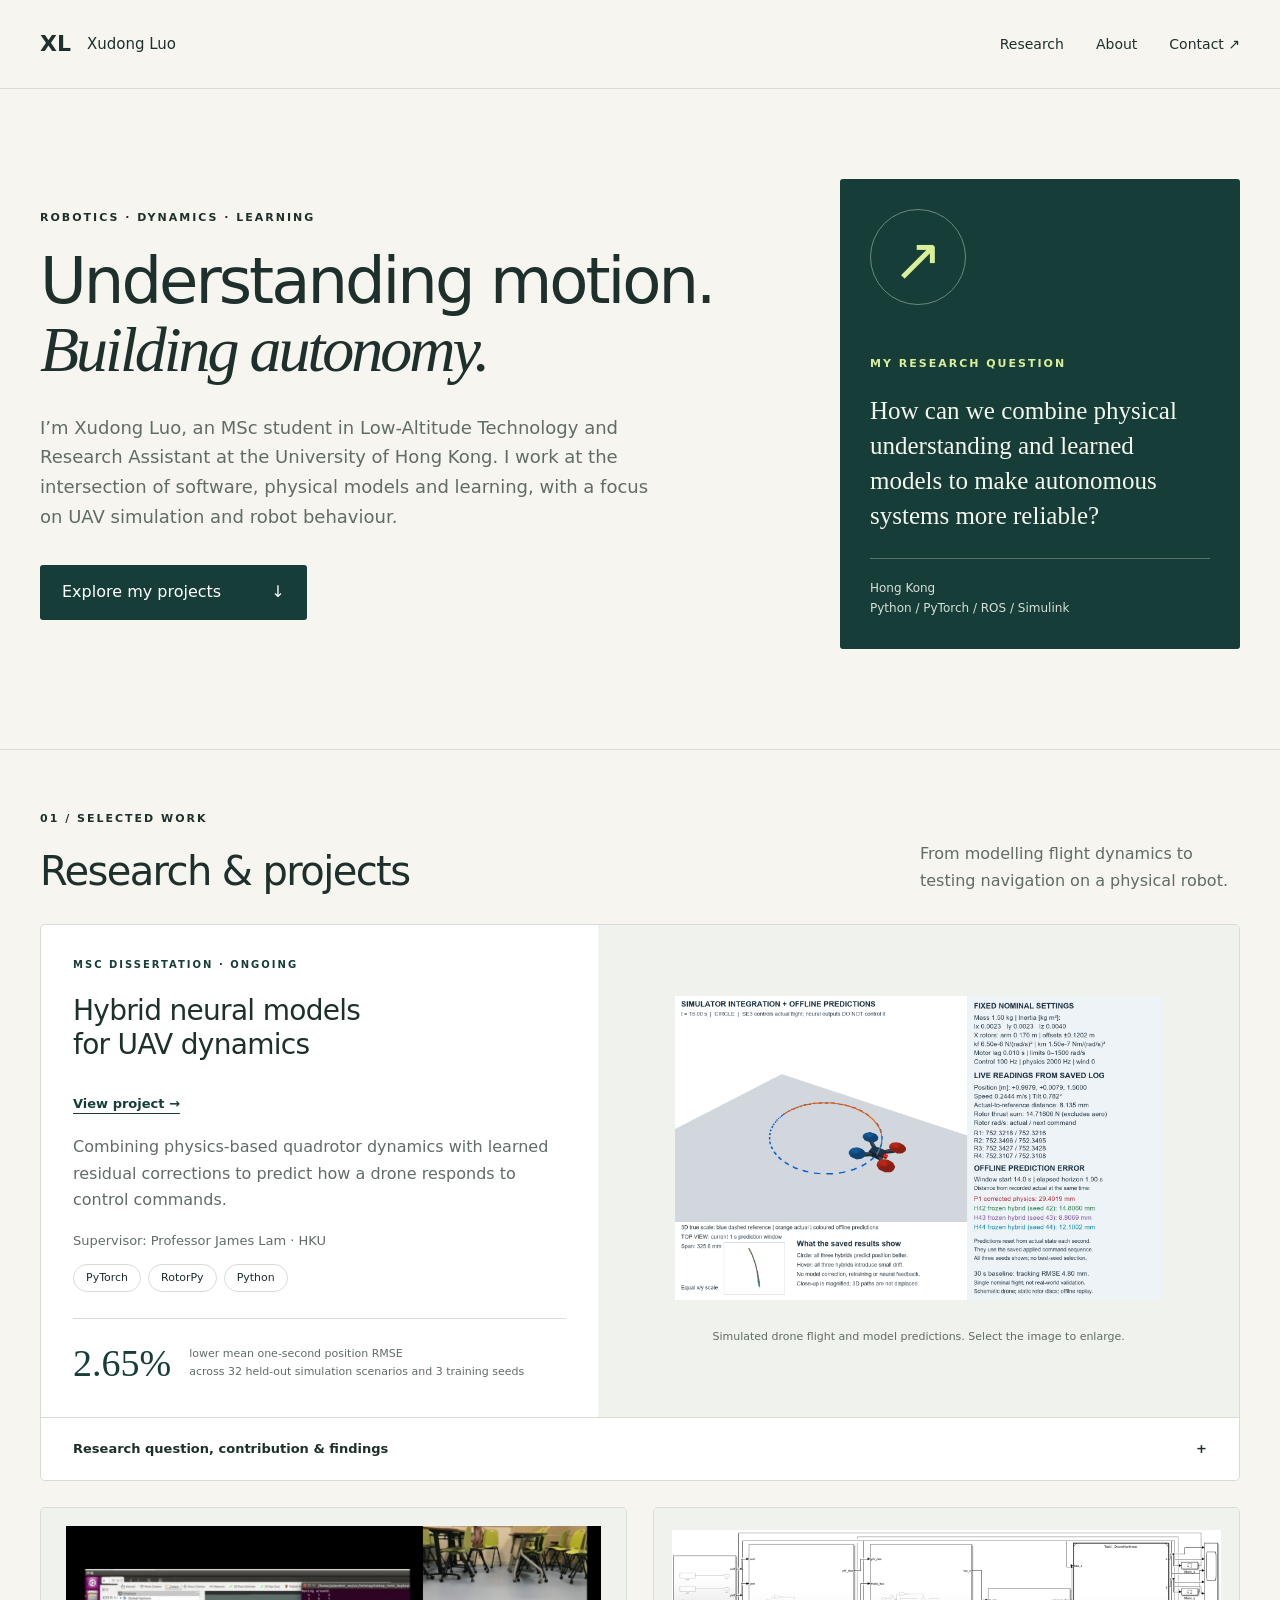
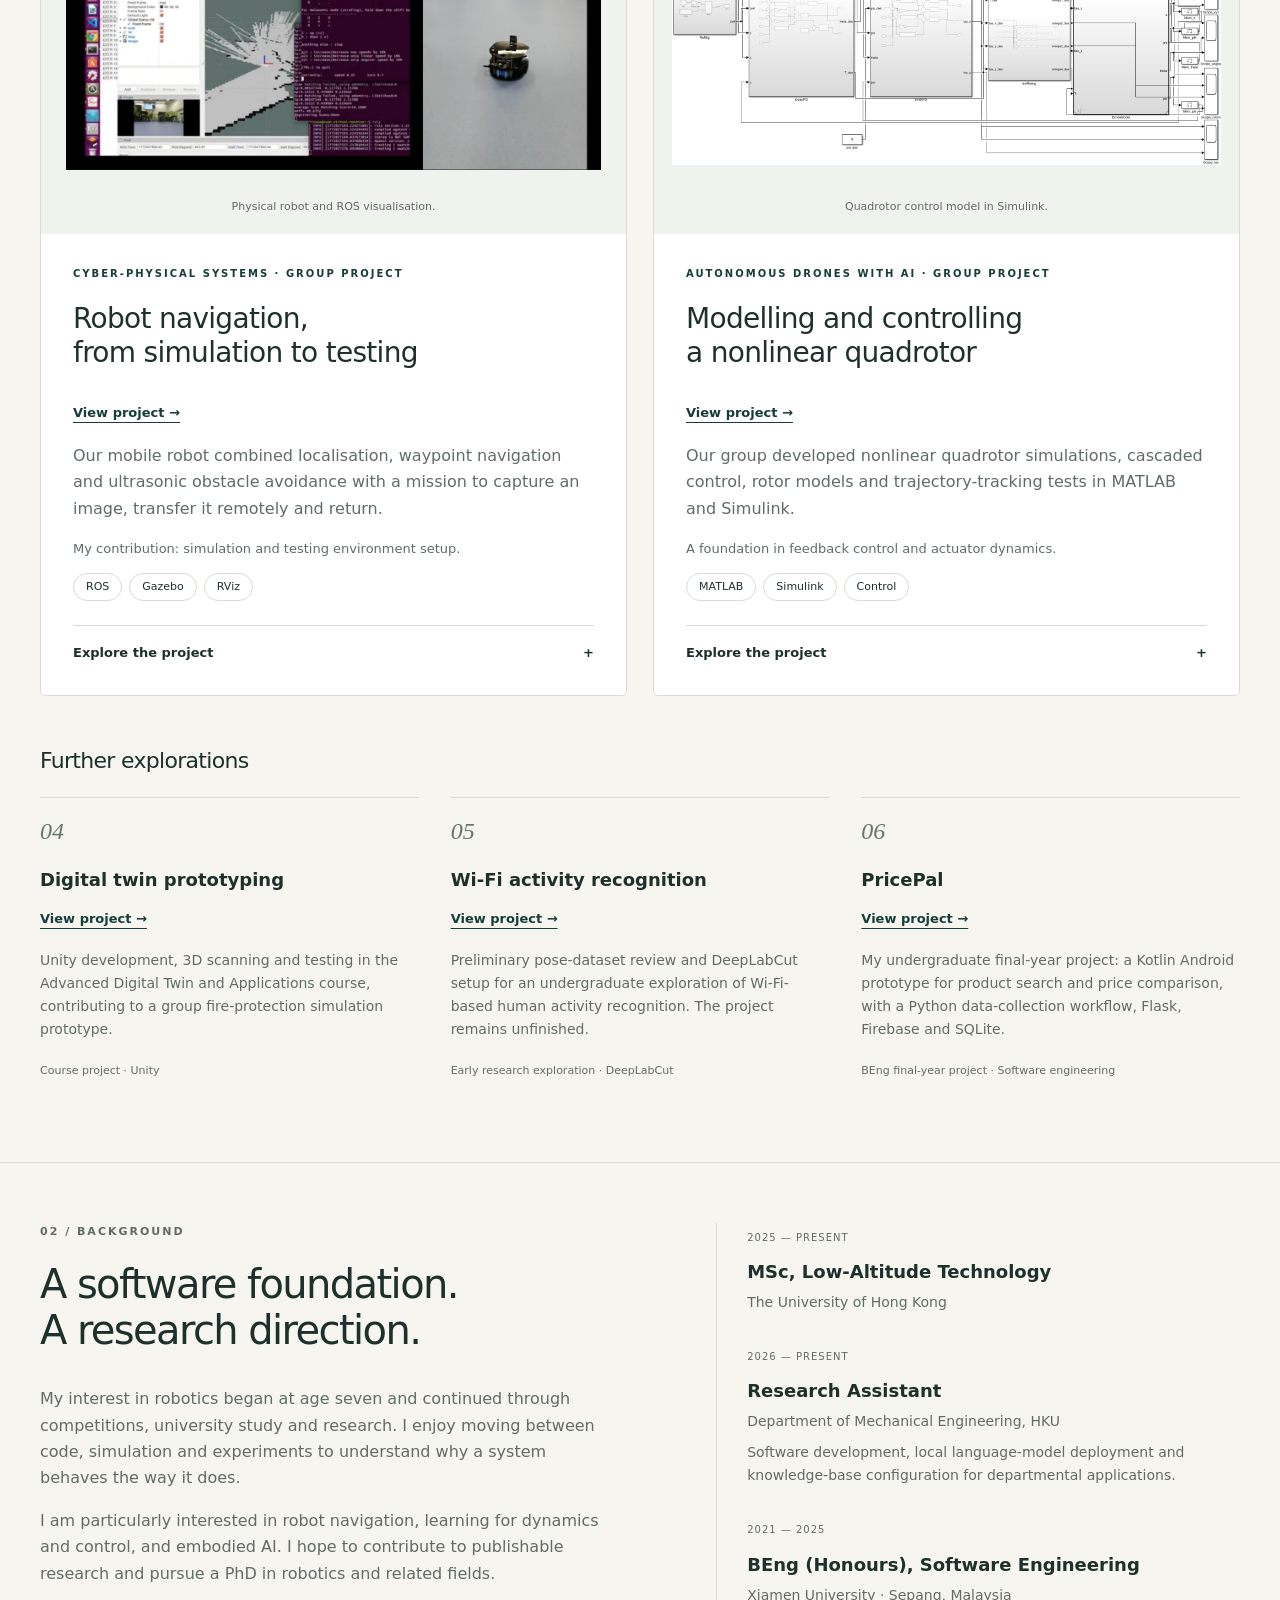
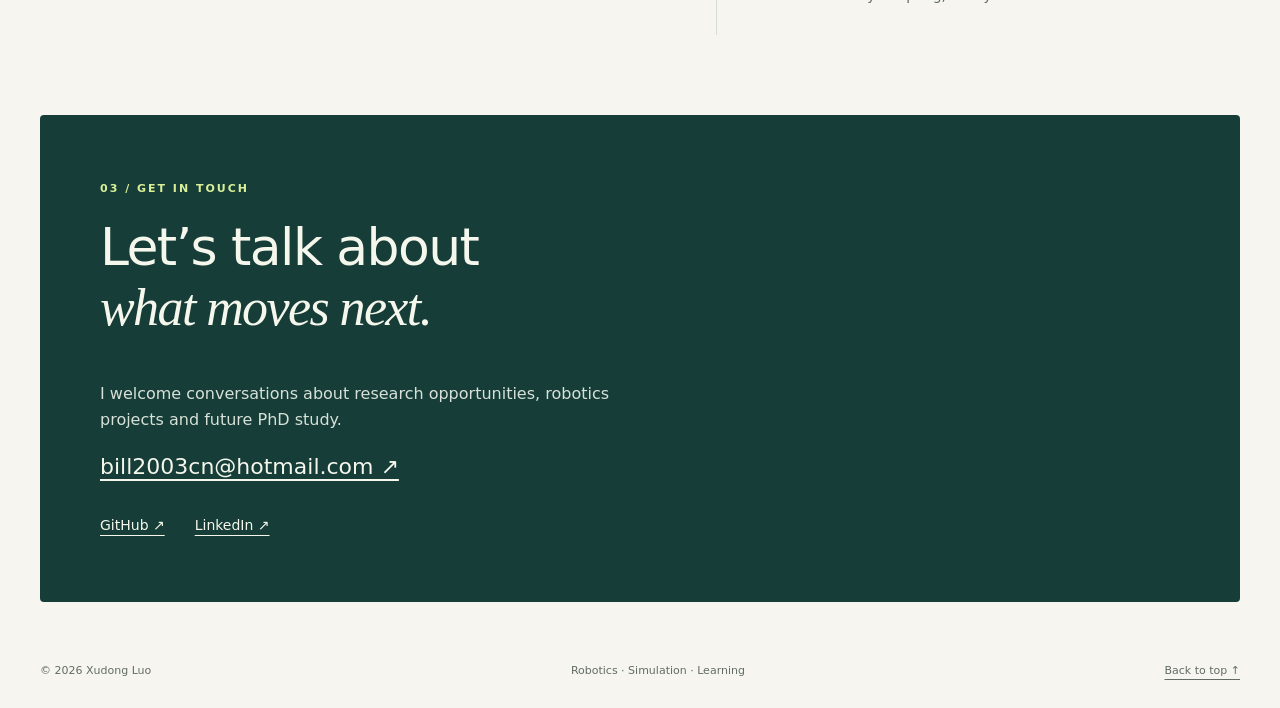
<file: index.html>
<!doctype html>
<html lang="en">
<head>
  <meta charset="utf-8"><meta name="viewport" content="width=device-width, initial-scale=1">
  <title>Xudong Luo · Robotics & UAV Research</title>
  <meta name="description" content="Xudong Luo — MSc student in Low-Altitude Technology at HKU. Research and projects in UAV dynamics, robot navigation, simulation and control.">
  <meta name="theme-color" content="#163d38">
  <link rel="canonical" href="https://billrontac-cell.github.io/">
  <link rel="stylesheet" href="style.css">
  <script src="script.js" defer></script>
</head>
<body>
<a class="skip" href="#main">Skip to content</a>
<header><a class="brand" href="#">XL<span>Xudong Luo</span></a><nav aria-label="Main navigation"><a href="#research">Research</a><a href="#about">About</a><a href="#contact">Contact ↗</a></nav></header>
<main id="main">
<section class="hero">
  <div><p class="eyebrow">ROBOTICS · DYNAMICS · LEARNING</p><h1>Understanding motion.<br><em>Building autonomy.</em></h1><p class="intro">I’m Xudong Luo, an MSc student in Low-Altitude Technology and Research Assistant at the University of Hong Kong. I work at the intersection of software, physical models and learning, with a focus on UAV simulation and robot behaviour.</p><a class="button" href="#research">Explore my projects <span>↓</span></a></div>
  <aside class="hero-note"><span class="orbit" aria-hidden="true">↗</span><p class="eyebrow">MY RESEARCH QUESTION</p><p>How can we combine physical understanding and learned models to make autonomous systems more reliable?</p><div class="note-bottom">Hong Kong<br>Python / PyTorch / ROS / Simulink</div></aside>
</section>
<section id="research" class="section">
  <div class="section-heading"><div><p class="eyebrow">01 / SELECTED WORK</p><h2>Research & projects</h2></div><p>From modelling flight dynamics to testing navigation on a physical robot.</p></div>
  <article class="featured project">
    <div class="project-copy"><p class="eyebrow">MSC DISSERTATION · ONGOING</p><h3><a class="project-title-link" href="projects/uav-dynamics.html">Hybrid neural models<br>for UAV dynamics</a></h3><a class="project-page-link" href="projects/uav-dynamics.html">View project →</a><p>Combining physics-based quadrotor dynamics with learned residual corrections to predict how a drone responds to control commands.</p><p class="role">Supervisor: Professor James Lam · HKU</p><div class="tags"><span>PyTorch</span><span>RotorPy</span><span>Python</span></div><div class="result"><strong>2.65%</strong><span>lower mean one-second position RMSE<br>across 32 held-out simulation scenarios and 3 training seeds</span></div></div>
    <figure><a class="zoom" href="assets/dissertation_simulation.png"><img src="assets/dissertation_simulation.png" alt="Dissertation simulation showing a quadrotor flight trajectory and model prediction comparisons" width="1200" height="750"></a><figcaption>Simulated drone flight and model predictions. Select the image to enlarge.</figcaption></figure>
    <details><summary>Research question, contribution & findings <span>+</span></summary><div class="detail-grid"><div><h4>My work</h4><p>I developed simulation and evaluation pipelines, explored six neural-model variants, and studied prediction across vehicle configurations. The refined study separates training, development and held-out scenarios, with frozen checkpoints and reproducible evaluation.</p></div><div><h4>What I learned</h4><p>Mean position RMSE decreased from 0.1659 m to 0.1615 m against the original physics baseline. Closed-loop tracking outcomes were mixed: improved prediction alone did not ensure improved control. I also investigated mass, inertia and wind variations, tracking error and command variation.</p></div></div></details>
  </article>
  <div class="project-grid">
    <article class="project"><figure><a class="zoom" href="assets/image5.png"><img loading="lazy" src="assets/image5.png" alt="Physical mobile robot and ROS visualisation from our navigation project" width="1000" height="650"></a><figcaption>Physical robot and ROS visualisation.</figcaption></figure><div class="project-copy"><p class="eyebrow">CYBER-PHYSICAL SYSTEMS · GROUP PROJECT</p><h3><a class="project-title-link" href="projects/robot-navigation.html">Robot navigation,<br>from simulation to testing</a></h3><a class="project-page-link" href="projects/robot-navigation.html">View project →</a><p>Our mobile robot combined localisation, waypoint navigation and ultrasonic obstacle avoidance with a mission to capture an image, transfer it remotely and return.</p><p class="role">My contribution: simulation and testing environment setup.</p><div class="tags"><span>ROS</span><span>Gazebo</span><span>RViz</span></div><details><summary>Explore the project <span>+</span></summary><p>We tested the navigation system in Gazebo and demonstrated it on a physical robot. The work strengthened my understanding of how sensor readings, localisation and control interact during a navigation task.</p><a class="zoom" href="assets/cps_gazebo.png"><img loading="lazy" src="assets/cps_gazebo.png" alt="Gazebo simulation and RViz mapping views" width="1000" height="650"></a></details></div></article>
    <article class="project"><figure><a class="zoom" href="assets/simulink_control.png"><img loading="lazy" src="assets/simulink_control.png" alt="Simulink block diagram of the group's nonlinear quadrotor control model" width="1000" height="650"></a><figcaption>Quadrotor control model in Simulink.</figcaption></figure><div class="project-copy"><p class="eyebrow">AUTONOMOUS DRONES WITH AI · GROUP PROJECT</p><h3><a class="project-title-link" href="projects/quadrotor-control.html">Modelling and controlling<br>a nonlinear quadrotor</a></h3><a class="project-page-link" href="projects/quadrotor-control.html">View project →</a><p>Our group developed nonlinear quadrotor simulations, cascaded control, rotor models and trajectory-tracking tests in MATLAB and Simulink.</p><p class="role">A foundation in feedback control and actuator dynamics.</p><div class="tags"><span>MATLAB</span><span>Simulink</span><span>Control</span></div><details><summary>Explore the project <span>+</span></summary><p>We connected the vehicle dynamics, rotor behaviour and feedback loops in simulation, then examined trajectory tracking. This provided a practical foundation for my subsequent dissertation work on UAV dynamics and learned models.</p></details></div></article>
  </div>
  <h3 class="minor-heading">Further explorations</h3>
  <div class="support-grid"><article><span class="index">04</span><h4><a class="project-title-link" href="projects/digital-twin.html">Digital twin prototyping</a></h4><a class="project-page-link" href="projects/digital-twin.html">View project →</a><p>Unity development, 3D scanning and testing in the Advanced Digital Twin and Applications course, contributing to a group fire-protection simulation prototype.</p><span class="small-label">Course project · Unity</span></article><article><span class="index">05</span><h4><a class="project-title-link" href="projects/wifi-activity-recognition.html">Wi-Fi activity recognition</a></h4><a class="project-page-link" href="projects/wifi-activity-recognition.html">View project →</a><p>Preliminary pose-dataset review and DeepLabCut setup for an undergraduate exploration of Wi-Fi-based human activity recognition. The project remains unfinished.</p><span class="small-label">Early research exploration · DeepLabCut</span></article><article><span class="index">06</span><h4><a class="project-title-link" href="projects/pricepal.html">PricePal</a></h4><a class="project-page-link" href="projects/pricepal.html">View project →</a><p>My undergraduate final-year project: a Kotlin Android prototype for product search and price comparison, with a Python data-collection workflow, Flask, Firebase and SQLite.</p><span class="small-label">BEng final-year project · Software engineering</span></article></div>
</section>
<section id="about" class="section about"><div><p class="eyebrow">02 / BACKGROUND</p><h2>A software foundation.<br>A research direction.</h2><p>My interest in robotics began at age seven and continued through competitions, university study and research. I enjoy moving between code, simulation and experiments to understand why a system behaves the way it does.</p><p>I am particularly interested in robot navigation, learning for dynamics and control, and embodied AI. I hope to contribute to publishable research and pursue a PhD in robotics and related fields.</p></div><div class="timeline"><article><span>2025 — PRESENT</span><h4>MSc, Low-Altitude Technology</h4><p>The University of Hong Kong</p></article><article><span>2026 — PRESENT</span><h4>Research Assistant</h4><p>Department of Mechanical Engineering, HKU</p><p>Software development, local language-model deployment and knowledge-base configuration for departmental applications.</p></article><article><span>2021 — 2025</span><h4>BEng (Honours), Software Engineering</h4><p>Xiamen University · Sepang, Malaysia</p></article></div></section>
<section id="contact" class="contact"><p class="eyebrow">03 / GET IN TOUCH</p><h2>Let’s talk about<br><em>what moves next.</em></h2><p>I welcome conversations about research opportunities, robotics projects and future PhD study.</p><a class="contact-email" href="mailto:bill2003cn@hotmail.com">bill2003cn@hotmail.com ↗</a><div class="contact-links"><a href="https://github.com/billrontac-cell">GitHub ↗</a><a href="https://www.linkedin.com/in/xudong-luo-37aba0301/">LinkedIn ↗</a></div></section>
</main><footer><span>© <span id="year">2026</span> Xudong Luo</span><span>Robotics · Simulation · Learning</span><a href="#">Back to top ↑</a></footer>
<dialog id="image-viewer" aria-label="Enlarged project image"><button type="button" aria-label="Close enlarged image">Close ×</button><img alt=""><p></p></dialog>
</body></html>
</file>
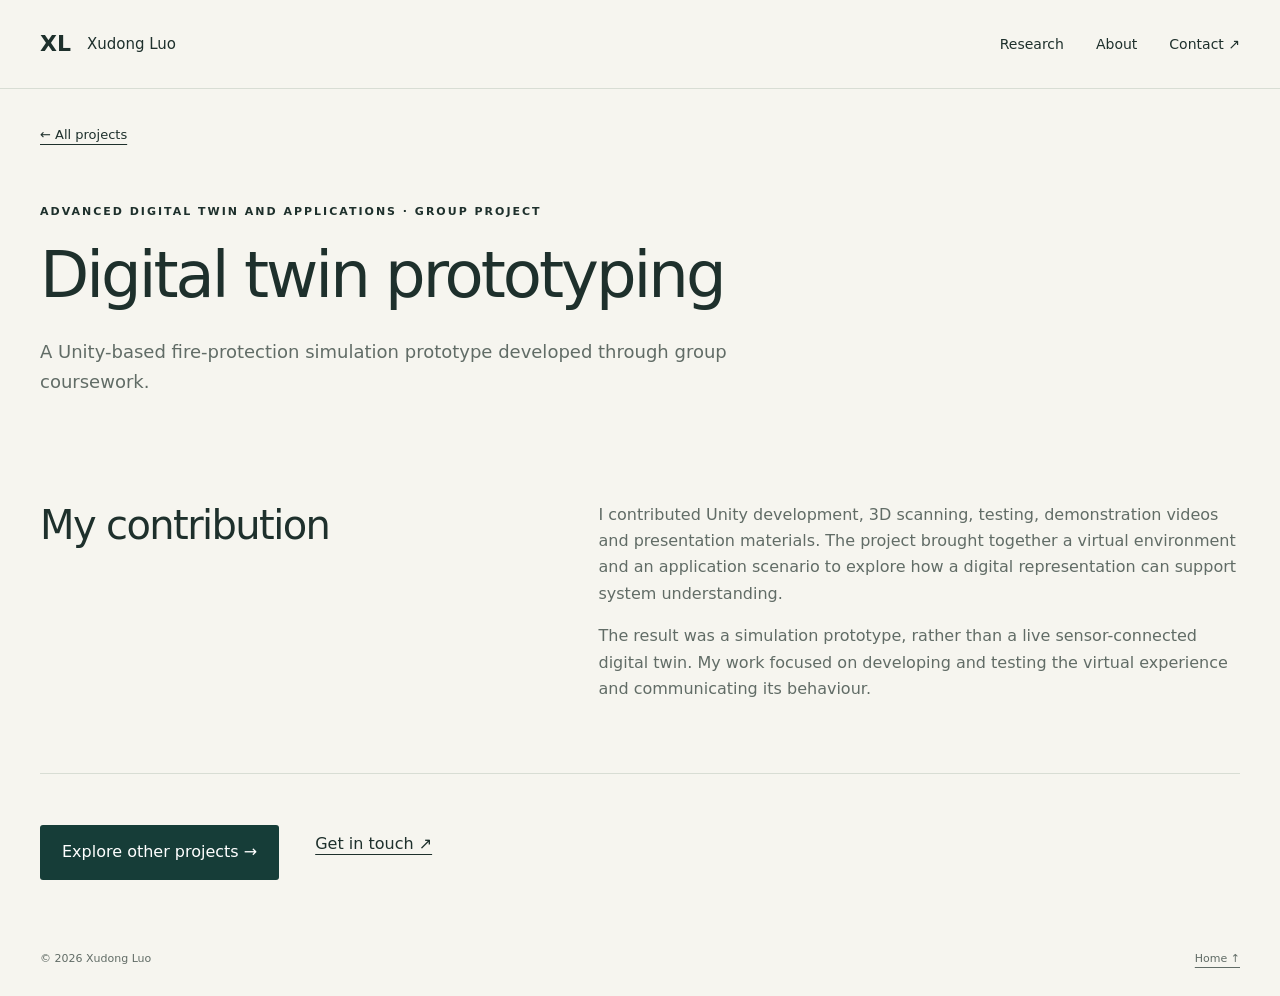
<file: projects/digital-twin.html>
<!doctype html><html lang="en"><head><meta charset="utf-8"><meta name="viewport" content="width=device-width,initial-scale=1"><title>Digital twin prototyping · Xudong Luo</title><meta name="description" content="A Unity-based fire-protection simulation prototype developed through group coursework."><link rel="canonical" href="https://billrontac-cell.github.io/projects/digital-twin.html"><link rel="stylesheet" href="../style.css"><script src="../script.js" defer></script></head><body><a class="skip" href="#main">Skip to content</a><header><a class="brand" href="../index.html">XL<span>Xudong Luo</span></a><nav aria-label="Main navigation"><a href="../index.html#research">Research</a><a href="../index.html#about">About</a><a href="../index.html#contact">Contact ↗</a></nav></header><main id="main" class="case"><a class="back-link" href="../index.html#research">← All projects</a><div class="case-heading"><p class="eyebrow">ADVANCED DIGITAL TWIN AND APPLICATIONS · GROUP PROJECT</p><h1>Digital twin prototyping</h1><p class="intro">A Unity-based fire-protection simulation prototype developed through group coursework.</p></div><section class="case-section split"><h2>My contribution</h2><div><p>I contributed Unity development, 3D scanning, testing, demonstration videos and presentation materials. The project brought together a virtual environment and an application scenario to explore how a digital representation can support system understanding.</p><p>The result was a simulation prototype, rather than a live sensor-connected digital twin. My work focused on developing and testing the virtual experience and communicating its behaviour.</p></div></section><div class="case-end"><a class="button" href="../index.html#research">Explore other projects →</a><a href="../index.html#contact">Get in touch ↗</a></div></main><footer><span>© <span id="year">2026</span> Xudong Luo</span><a href="../index.html">Home ↑</a></footer><dialog id="image-viewer" aria-label="Enlarged project image"><button type="button" aria-label="Close enlarged image">Close ×</button><img alt=""><p></p></dialog></body></html>
</file>
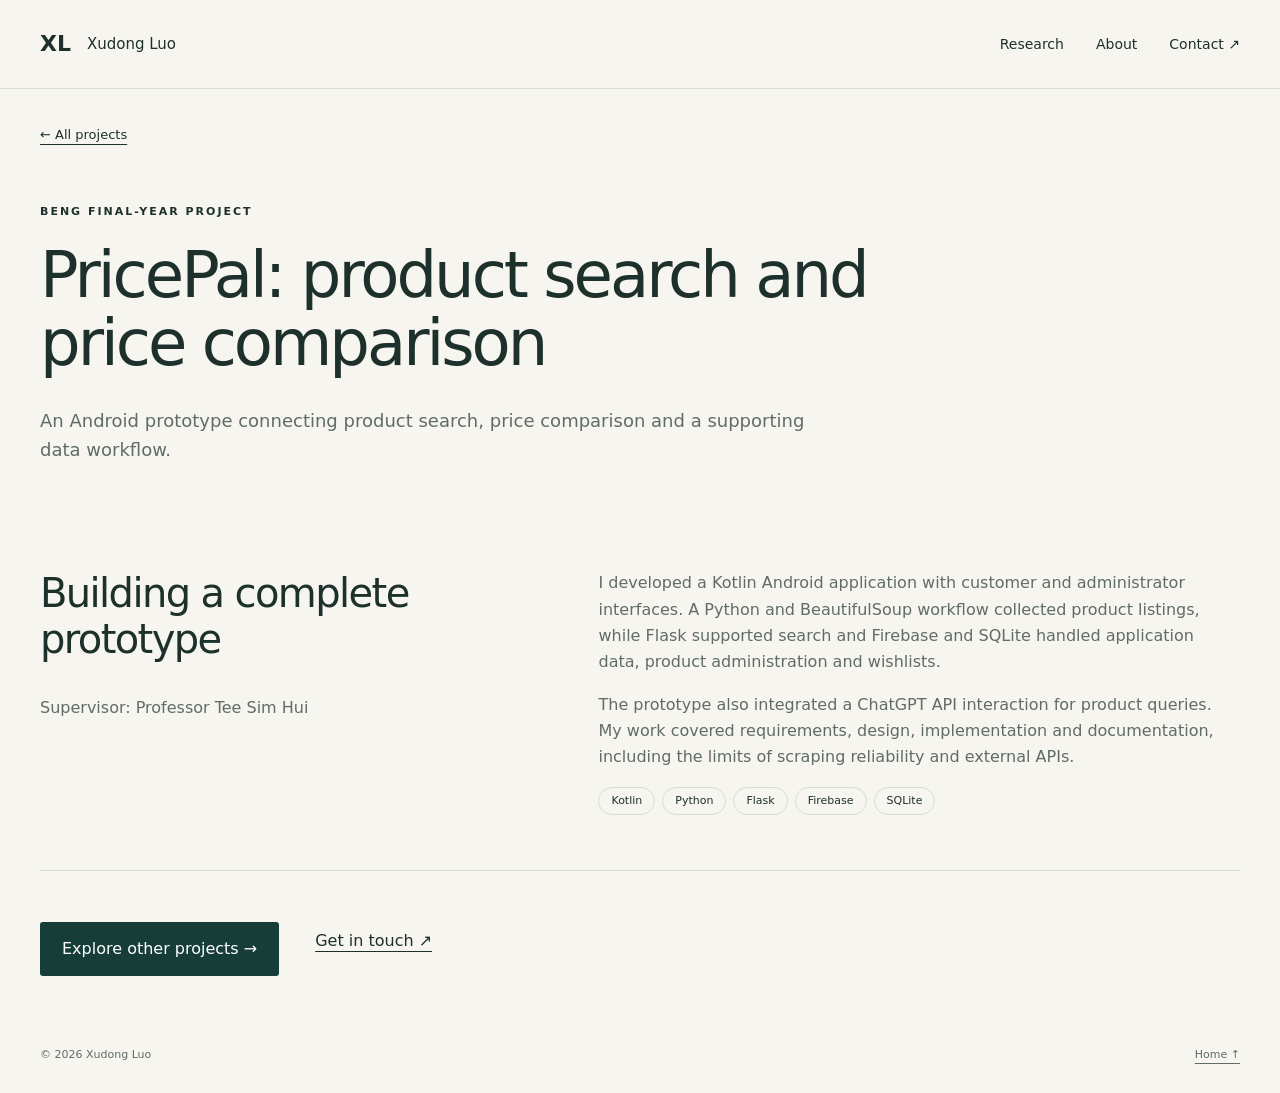
<file: projects/pricepal.html>
<!doctype html><html lang="en"><head><meta charset="utf-8"><meta name="viewport" content="width=device-width,initial-scale=1"><title>PricePal: product search and price comparison · Xudong Luo</title><meta name="description" content="An Android prototype connecting product search, price comparison and a supporting data workflow."><link rel="canonical" href="https://billrontac-cell.github.io/projects/pricepal.html"><link rel="stylesheet" href="../style.css"><script src="../script.js" defer></script></head><body><a class="skip" href="#main">Skip to content</a><header><a class="brand" href="../index.html">XL<span>Xudong Luo</span></a><nav aria-label="Main navigation"><a href="../index.html#research">Research</a><a href="../index.html#about">About</a><a href="../index.html#contact">Contact ↗</a></nav></header><main id="main" class="case"><a class="back-link" href="../index.html#research">← All projects</a><div class="case-heading"><p class="eyebrow">BENG FINAL-YEAR PROJECT</p><h1>PricePal: product search and price comparison</h1><p class="intro">An Android prototype connecting product search, price comparison and a supporting data workflow.</p></div><section class="case-section split"><div><h2>Building a complete prototype</h2><p>Supervisor: Professor Tee Sim Hui</p></div><div><p>I developed a Kotlin Android application with customer and administrator interfaces. A Python and BeautifulSoup workflow collected product listings, while Flask supported search and Firebase and SQLite handled application data, product administration and wishlists.</p><p>The prototype also integrated a ChatGPT API interaction for product queries. My work covered requirements, design, implementation and documentation, including the limits of scraping reliability and external APIs.</p><div class="tags"><span>Kotlin</span><span>Python</span><span>Flask</span><span>Firebase</span><span>SQLite</span></div></div></section><div class="case-end"><a class="button" href="../index.html#research">Explore other projects →</a><a href="../index.html#contact">Get in touch ↗</a></div></main><footer><span>© <span id="year">2026</span> Xudong Luo</span><a href="../index.html">Home ↑</a></footer><dialog id="image-viewer" aria-label="Enlarged project image"><button type="button" aria-label="Close enlarged image">Close ×</button><img alt=""><p></p></dialog></body></html>
</file>
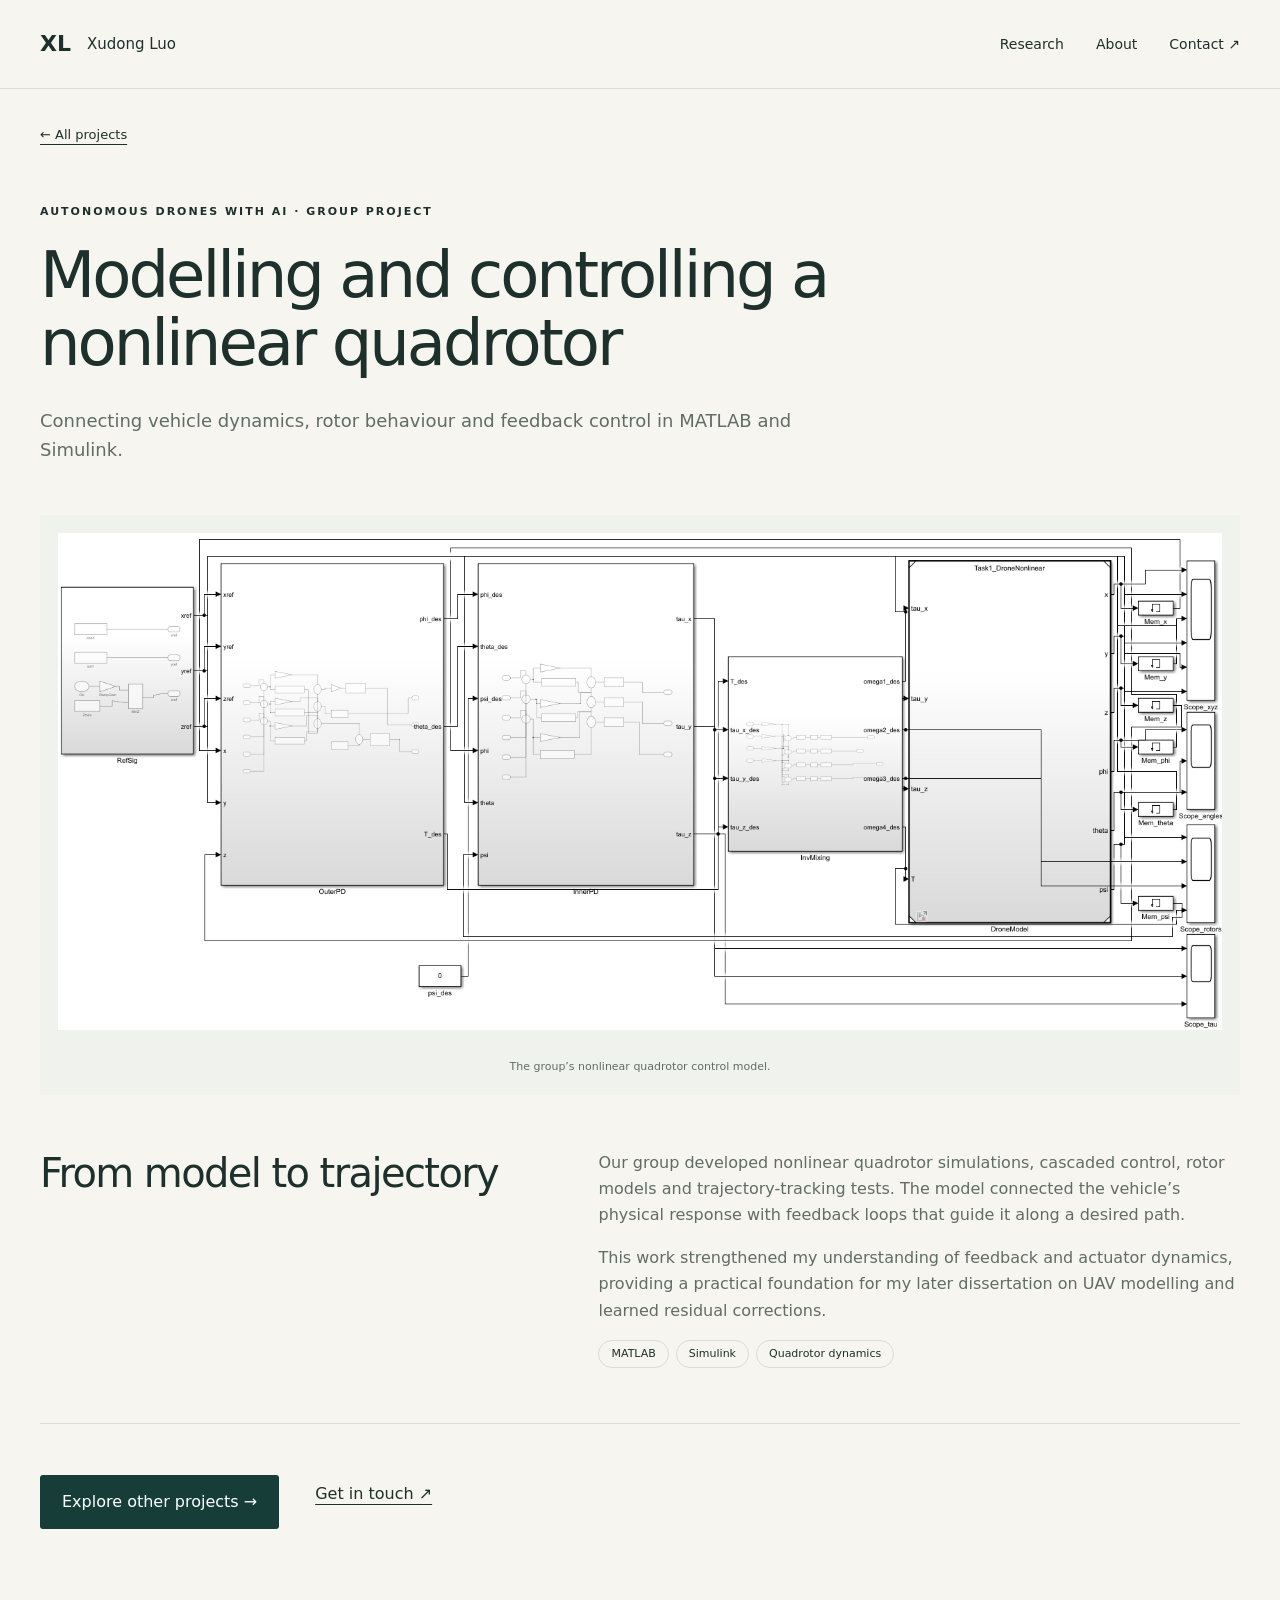
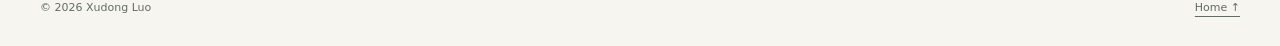
<file: projects/quadrotor-control.html>
<!doctype html><html lang="en"><head><meta charset="utf-8"><meta name="viewport" content="width=device-width,initial-scale=1"><title>Modelling and controlling a nonlinear quadrotor · Xudong Luo</title><meta name="description" content="Connecting vehicle dynamics, rotor behaviour and feedback control in MATLAB and Simulink."><link rel="canonical" href="https://billrontac-cell.github.io/projects/quadrotor-control.html"><link rel="stylesheet" href="../style.css"><script src="../script.js" defer></script></head><body><a class="skip" href="#main">Skip to content</a><header><a class="brand" href="../index.html">XL<span>Xudong Luo</span></a><nav aria-label="Main navigation"><a href="../index.html#research">Research</a><a href="../index.html#about">About</a><a href="../index.html#contact">Contact ↗</a></nav></header><main id="main" class="case"><a class="back-link" href="../index.html#research">← All projects</a><div class="case-heading"><p class="eyebrow">AUTONOMOUS DRONES WITH AI · GROUP PROJECT</p><h1>Modelling and controlling a nonlinear quadrotor</h1><p class="intro">Connecting vehicle dynamics, rotor behaviour and feedback control in MATLAB and Simulink.</p></div><figure><a class="zoom" href="../assets/simulink_control.png"><img src="../assets/simulink_control.png" alt="Simulink quadrotor control model" loading="lazy"></a><figcaption>The group’s nonlinear quadrotor control model.</figcaption></figure><section class="case-section split"><h2>From model to trajectory</h2><div><p>Our group developed nonlinear quadrotor simulations, cascaded control, rotor models and trajectory-tracking tests. The model connected the vehicle’s physical response with feedback loops that guide it along a desired path.</p><p>This work strengthened my understanding of feedback and actuator dynamics, providing a practical foundation for my later dissertation on UAV modelling and learned residual corrections.</p><div class="tags"><span>MATLAB</span><span>Simulink</span><span>Quadrotor dynamics</span></div></div></section><div class="case-end"><a class="button" href="../index.html#research">Explore other projects →</a><a href="../index.html#contact">Get in touch ↗</a></div></main><footer><span>© <span id="year">2026</span> Xudong Luo</span><a href="../index.html">Home ↑</a></footer><dialog id="image-viewer" aria-label="Enlarged project image"><button type="button" aria-label="Close enlarged image">Close ×</button><img alt=""><p></p></dialog></body></html>
</file>
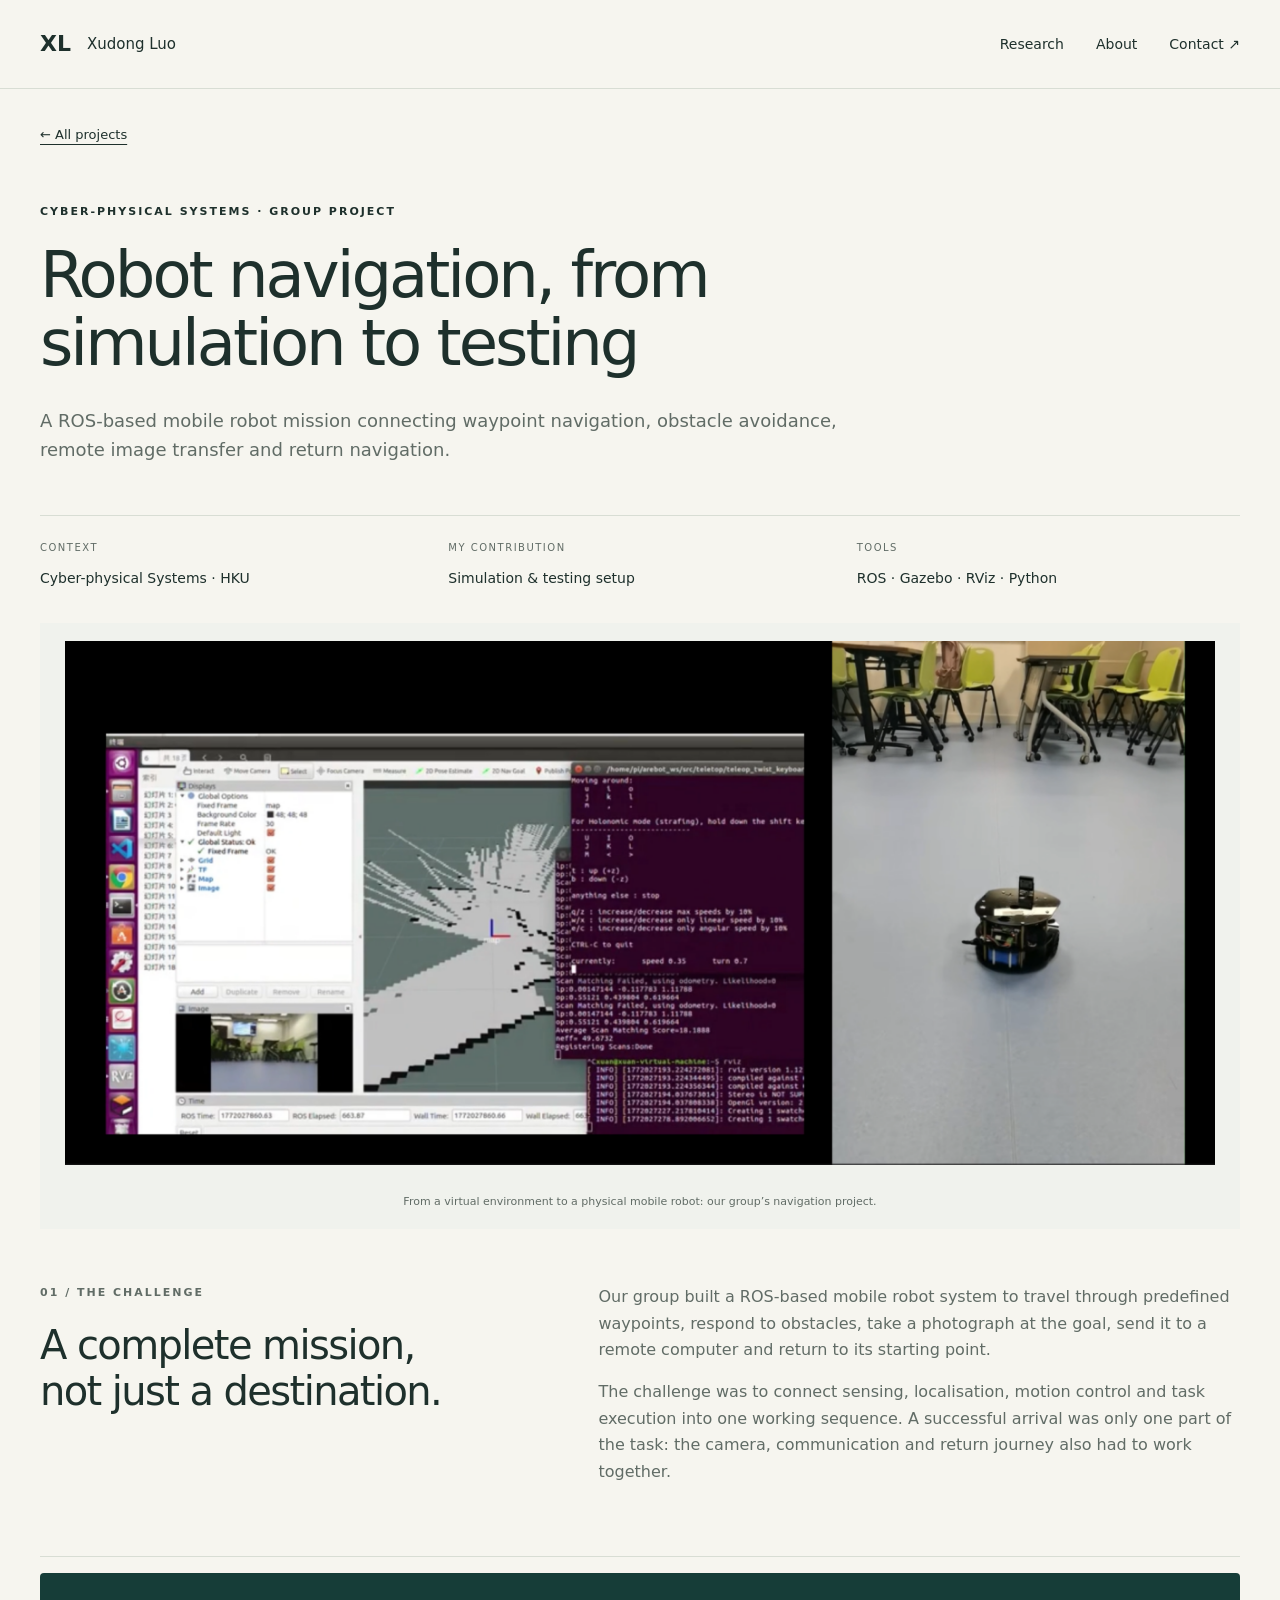
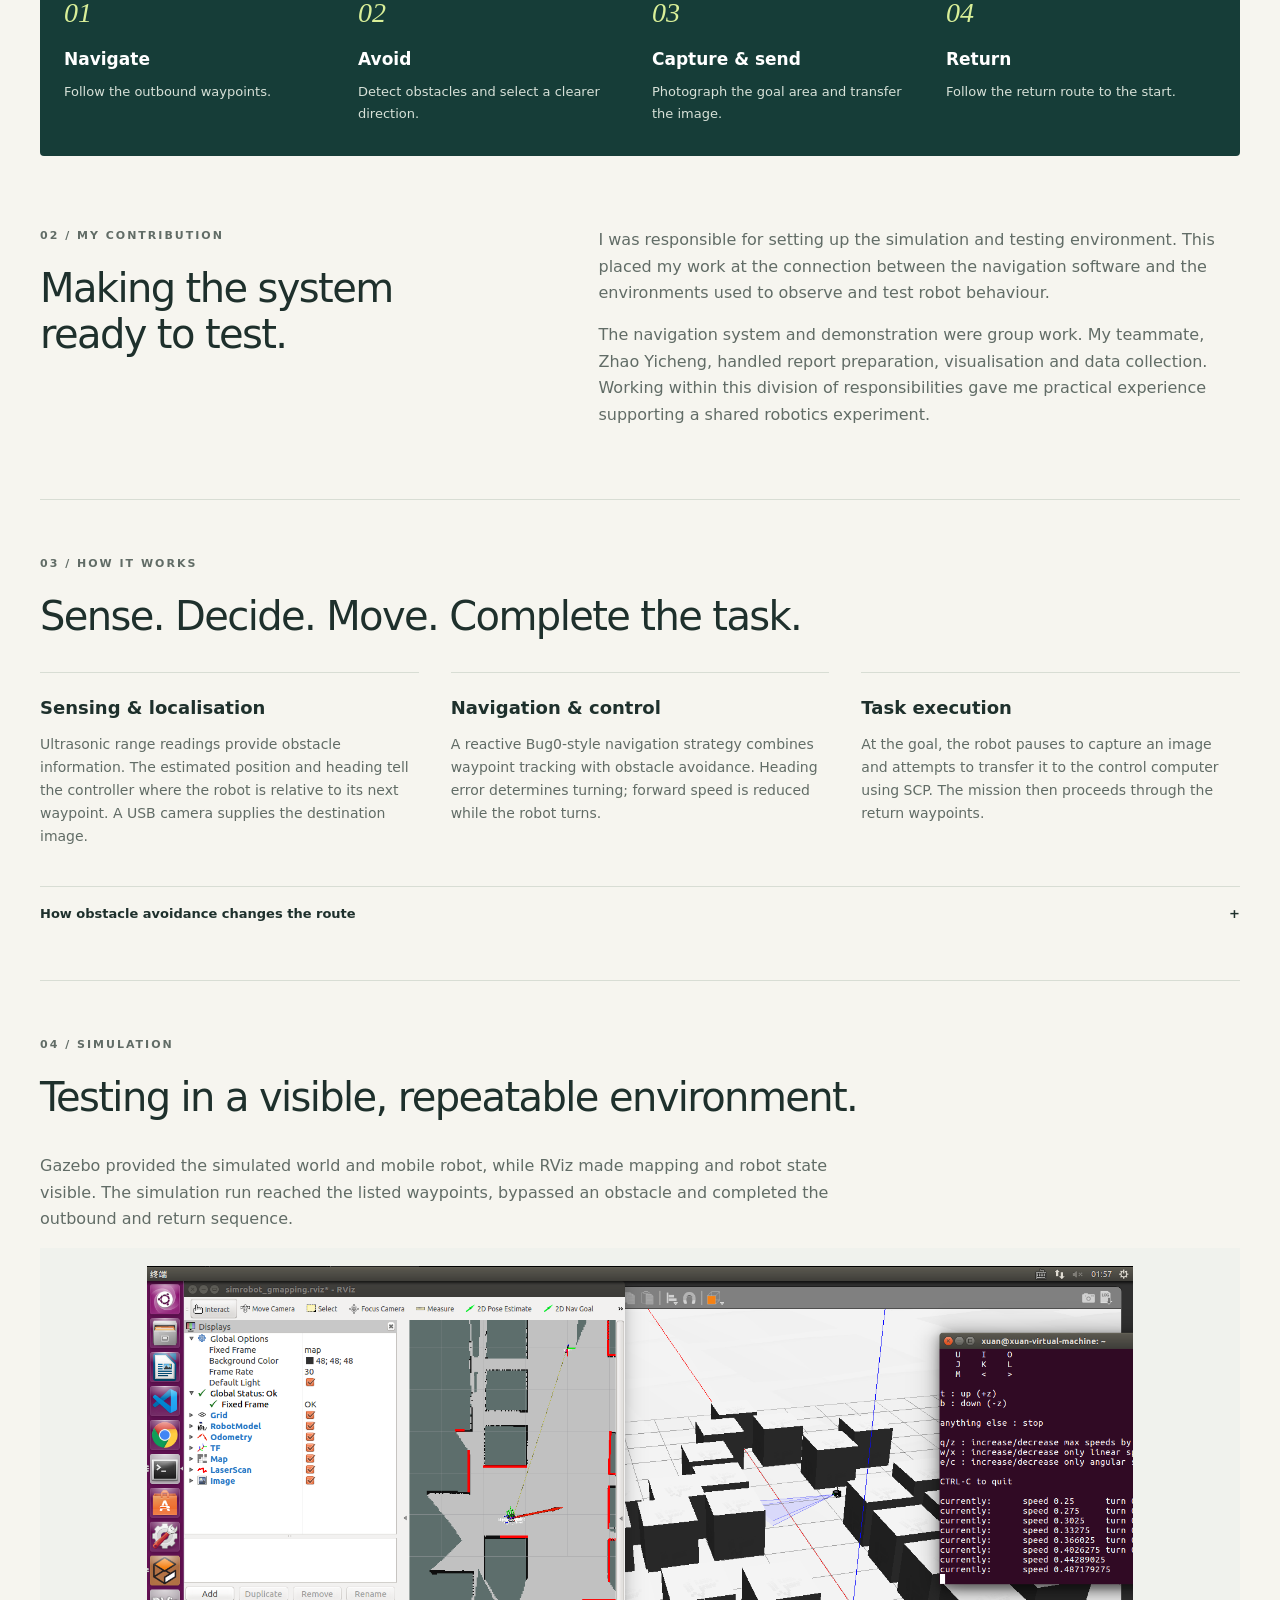
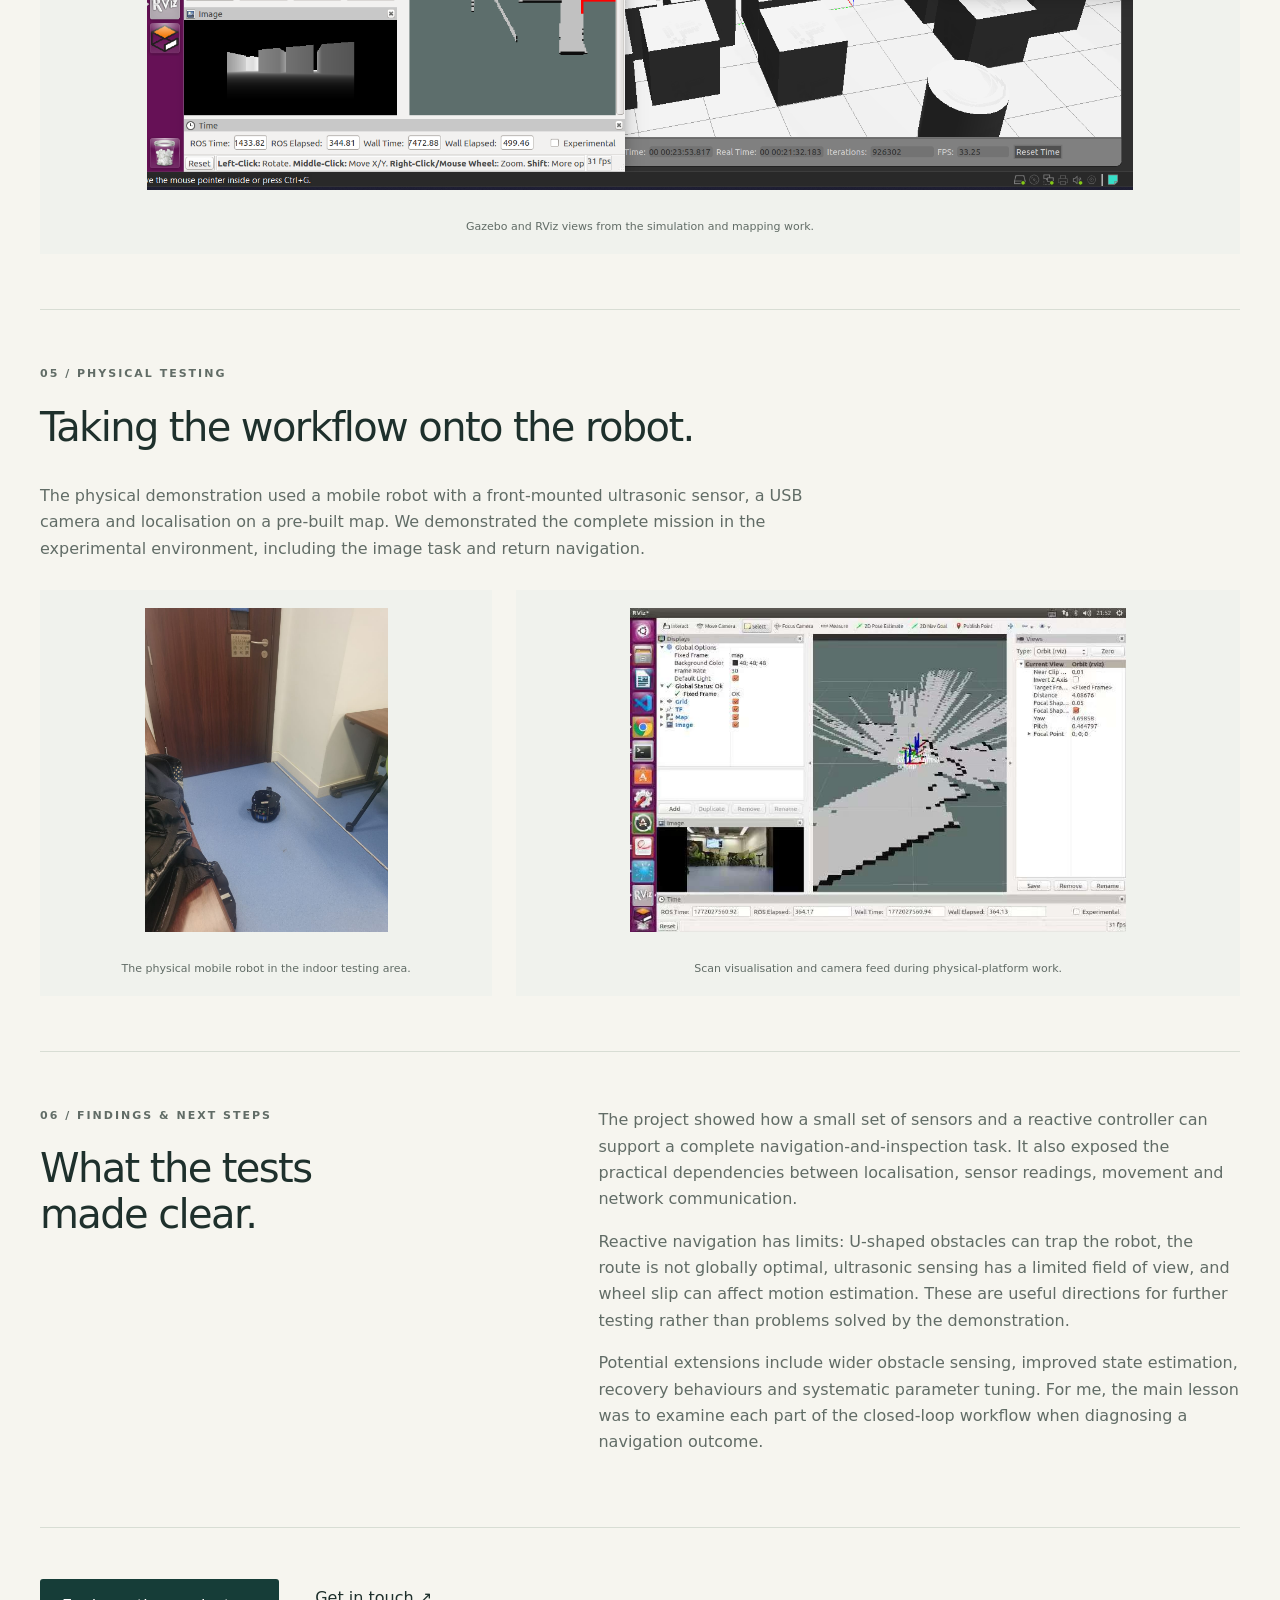
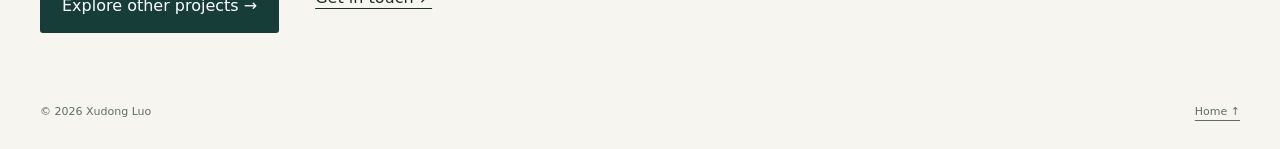
<file: projects/robot-navigation.html>
<!doctype html><html lang="en"><head><meta charset="utf-8"><meta name="viewport" content="width=device-width,initial-scale=1"><title>Robot navigation, from simulation to testing · Xudong Luo</title><meta name="description" content="A ROS-based mobile robot mission connecting waypoint navigation, obstacle avoidance, remote image transfer and return navigation."><link rel="canonical" href="https://billrontac-cell.github.io/projects/robot-navigation.html"><link rel="stylesheet" href="../style.css"><script src="../script.js" defer></script></head><body><a class="skip" href="#main">Skip to content</a><header><a class="brand" href="../index.html">XL<span>Xudong Luo</span></a><nav aria-label="Main navigation"><a href="../index.html#research">Research</a><a href="../index.html#about">About</a><a href="../index.html#contact">Contact ↗</a></nav></header><main id="main" class="case"><a class="back-link" href="../index.html#research">← All projects</a><div class="case-heading"><p class="eyebrow">CYBER-PHYSICAL SYSTEMS · GROUP PROJECT</p><h1>Robot navigation, from simulation to testing</h1><p class="intro">A ROS-based mobile robot mission connecting waypoint navigation, obstacle avoidance, remote image transfer and return navigation.</p></div><div class="case-facts"><div><span>CONTEXT</span><strong>Cyber-physical Systems · HKU</strong></div><div><span>MY CONTRIBUTION</span><strong>Simulation & testing setup</strong></div><div><span>TOOLS</span><strong>ROS · Gazebo · RViz · Python</strong></div></div><figure><a class="zoom" href="../assets/image5.png"><img src="../assets/image5.png" alt="Physical mobile robot alongside ROS visualisation" loading="lazy"></a><figcaption>From a virtual environment to a physical mobile robot: our group’s navigation project.</figcaption></figure><section class="case-section split"><div><p class="eyebrow">01 / THE CHALLENGE</p><h2>A complete mission,<br>not just a destination.</h2></div><div><p>Our group built a ROS-based mobile robot system to travel through predefined waypoints, respond to obstacles, take a photograph at the goal, send it to a remote computer and return to its starting point.</p><p>The challenge was to connect sensing, localisation, motion control and task execution into one working sequence. A successful arrival was only one part of the task: the camera, communication and return journey also had to work together.</p></div></section>
<ol class="mission"><li><span>01</span><strong>Navigate</strong><p>Follow the outbound waypoints.</p></li><li><span>02</span><strong>Avoid</strong><p>Detect obstacles and select a clearer direction.</p></li><li><span>03</span><strong>Capture & send</strong><p>Photograph the goal area and transfer the image.</p></li><li><span>04</span><strong>Return</strong><p>Follow the return route to the start.</p></li></ol>
<section class="case-section split"><div><p class="eyebrow">02 / MY CONTRIBUTION</p><h2>Making the system<br>ready to test.</h2></div><div><p>I was responsible for setting up the simulation and testing environment. This placed my work at the connection between the navigation software and the environments used to observe and test robot behaviour.</p><p>The navigation system and demonstration were group work. My teammate, Zhao Yicheng, handled report preparation, visualisation and data collection. Working within this division of responsibilities gave me practical experience supporting a shared robotics experiment.</p></div></section>
<section class="case-section"><p class="eyebrow">03 / HOW IT WORKS</p><h2>Sense. Decide. Move. Complete the task.</h2><div class="support-grid architecture"><article><h4>Sensing & localisation</h4><p>Ultrasonic range readings provide obstacle information. The estimated position and heading tell the controller where the robot is relative to its next waypoint. A USB camera supplies the destination image.</p></article><article><h4>Navigation & control</h4><p>A reactive Bug0-style navigation strategy combines waypoint tracking with obstacle avoidance. Heading error determines turning; forward speed is reduced while the robot turns.</p></article><article><h4>Task execution</h4><p>At the goal, the robot pauses to capture an image and attempts to transfer it to the control computer using SCP. The mission then proceeds through the return waypoints.</p></article></div><details><summary>How obstacle avoidance changes the route <span>+</span></summary><p>In scanning mode, the robot stops when an obstacle is close, turns to compare the available space on the left and right, chooses the clearer side and moves forward to bypass the obstacle before resuming waypoint tracking.</p><p>The implementation also uses a mild-avoidance mode and a direct mode for selected route segments. Direct mode does not check obstacles, so the route and test environment matter when interpreting the demonstration.</p></details></section>
<section class="case-section"><p class="eyebrow">04 / SIMULATION</p><h2>Testing in a visible, repeatable environment.</h2><p class="reading-width">Gazebo provided the simulated world and mobile robot, while RViz made mapping and robot state visible. The simulation run reached the listed waypoints, bypassed an obstacle and completed the outbound and return sequence.</p><figure><a class="zoom" href="../assets/cps_gazebo.png"><img src="../assets/cps_gazebo.png" alt="Gazebo environment with an adjacent RViz mapping view" loading="lazy"></a><figcaption>Gazebo and RViz views from the simulation and mapping work.</figcaption></figure></section><section class="case-section"><p class="eyebrow">05 / PHYSICAL TESTING</p><h2>Taking the workflow onto the robot.</h2><p class="reading-width">The physical demonstration used a mobile robot with a front-mounted ultrasonic sensor, a USB camera and localisation on a pre-built map. We demonstrated the complete mission in the experimental environment, including the image task and return navigation.</p><div class="case-gallery"><figure><a class="zoom" href="../assets/robot-platform.jpeg"><img src="../assets/robot-platform.jpeg" alt="Small mobile robot on the floor in the indoor testing environment" loading="lazy"></a><figcaption>The physical mobile robot in the indoor testing area.</figcaption></figure><figure><a class="zoom" href="../assets/robot-scan.jpg"><img src="../assets/robot-scan.jpg" alt="RViz scan and map view with the robot camera feed" loading="lazy"></a><figcaption>Scan visualisation and camera feed during physical-platform work.</figcaption></figure></div></section><section class="case-section split"><div><p class="eyebrow">06 / FINDINGS & NEXT STEPS</p><h2>What the tests<br>made clear.</h2></div><div><p>The project showed how a small set of sensors and a reactive controller can support a complete navigation-and-inspection task. It also exposed the practical dependencies between localisation, sensor readings, movement and network communication.</p><p>Reactive navigation has limits: U-shaped obstacles can trap the robot, the route is not globally optimal, ultrasonic sensing has a limited field of view, and wheel slip can affect motion estimation. These are useful directions for further testing rather than problems solved by the demonstration.</p><p>Potential extensions include wider obstacle sensing, improved state estimation, recovery behaviours and systematic parameter tuning. For me, the main lesson was to examine each part of the closed-loop workflow when diagnosing a navigation outcome.</p></div></section><div class="case-end"><a class="button" href="../index.html#research">Explore other projects →</a><a href="../index.html#contact">Get in touch ↗</a></div></main><footer><span>© <span id="year">2026</span> Xudong Luo</span><a href="../index.html">Home ↑</a></footer><dialog id="image-viewer" aria-label="Enlarged project image"><button type="button" aria-label="Close enlarged image">Close ×</button><img alt=""><p></p></dialog></body></html>
</file>
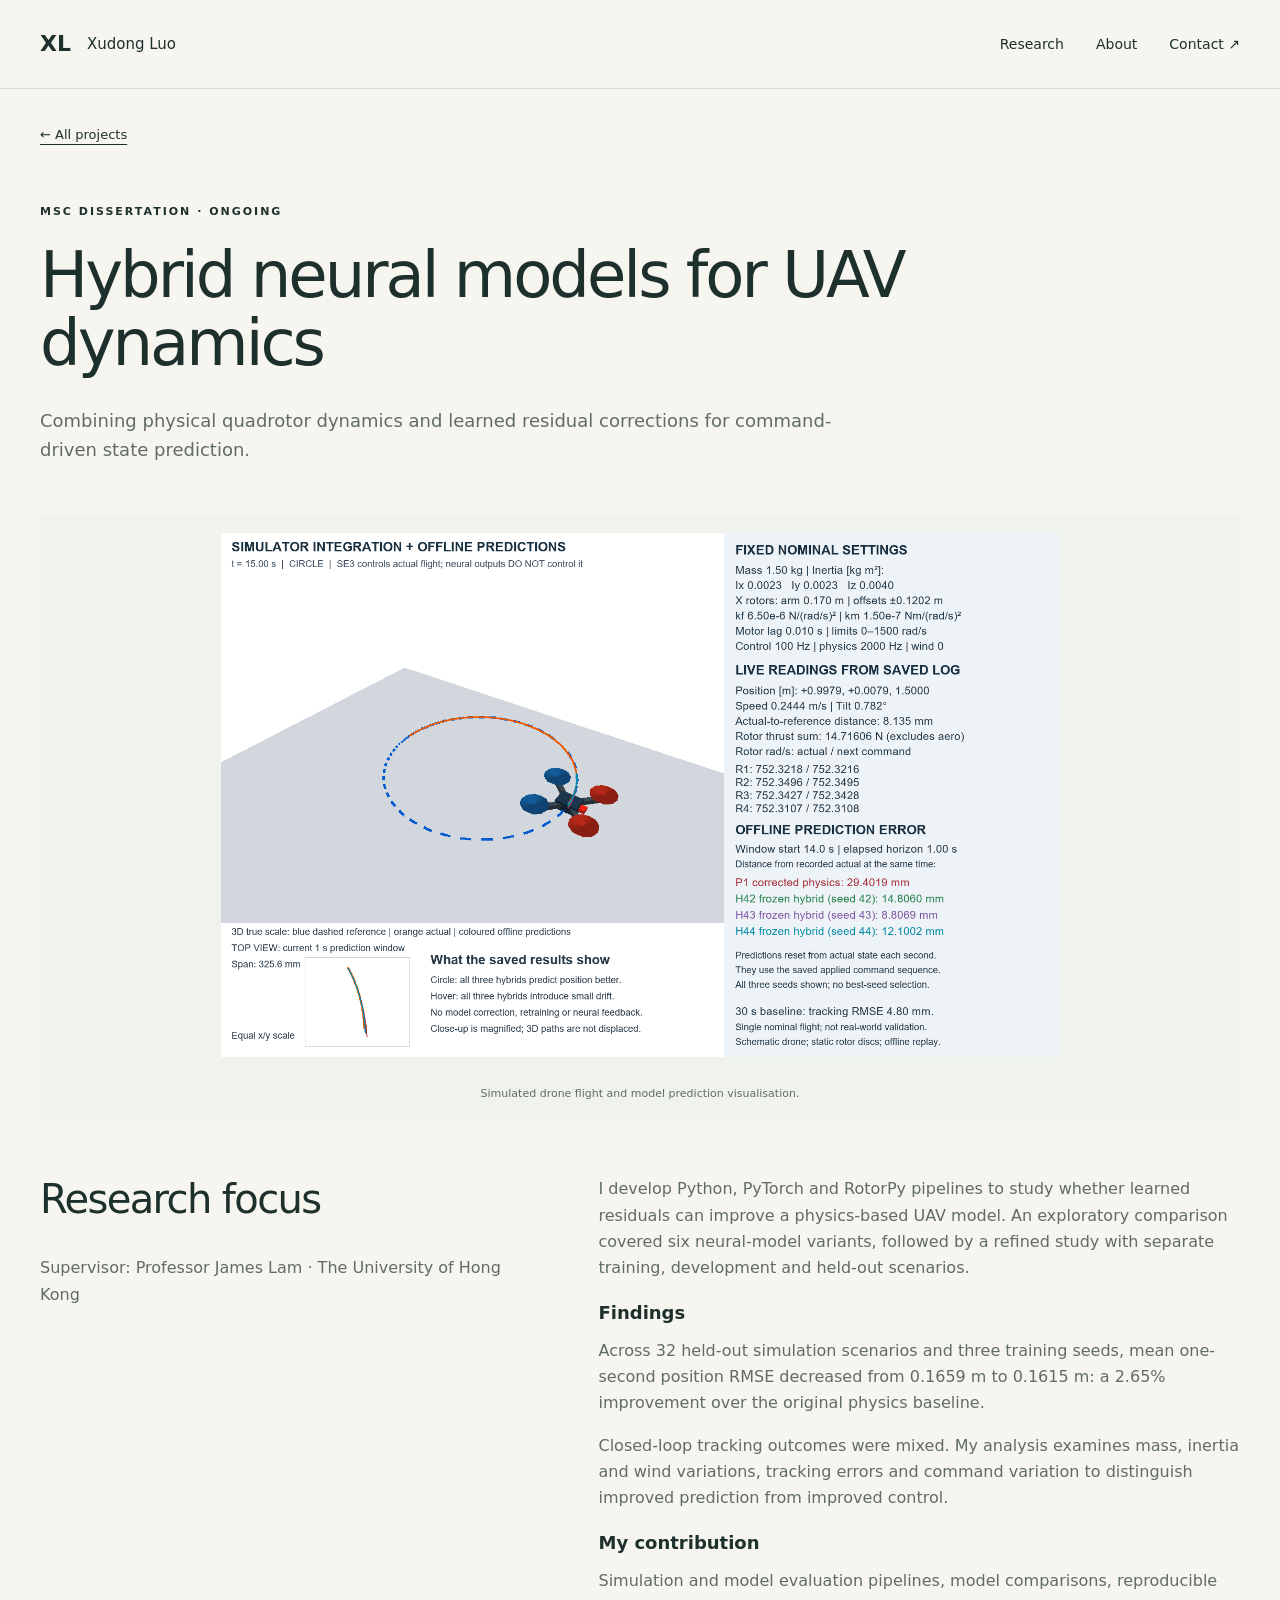
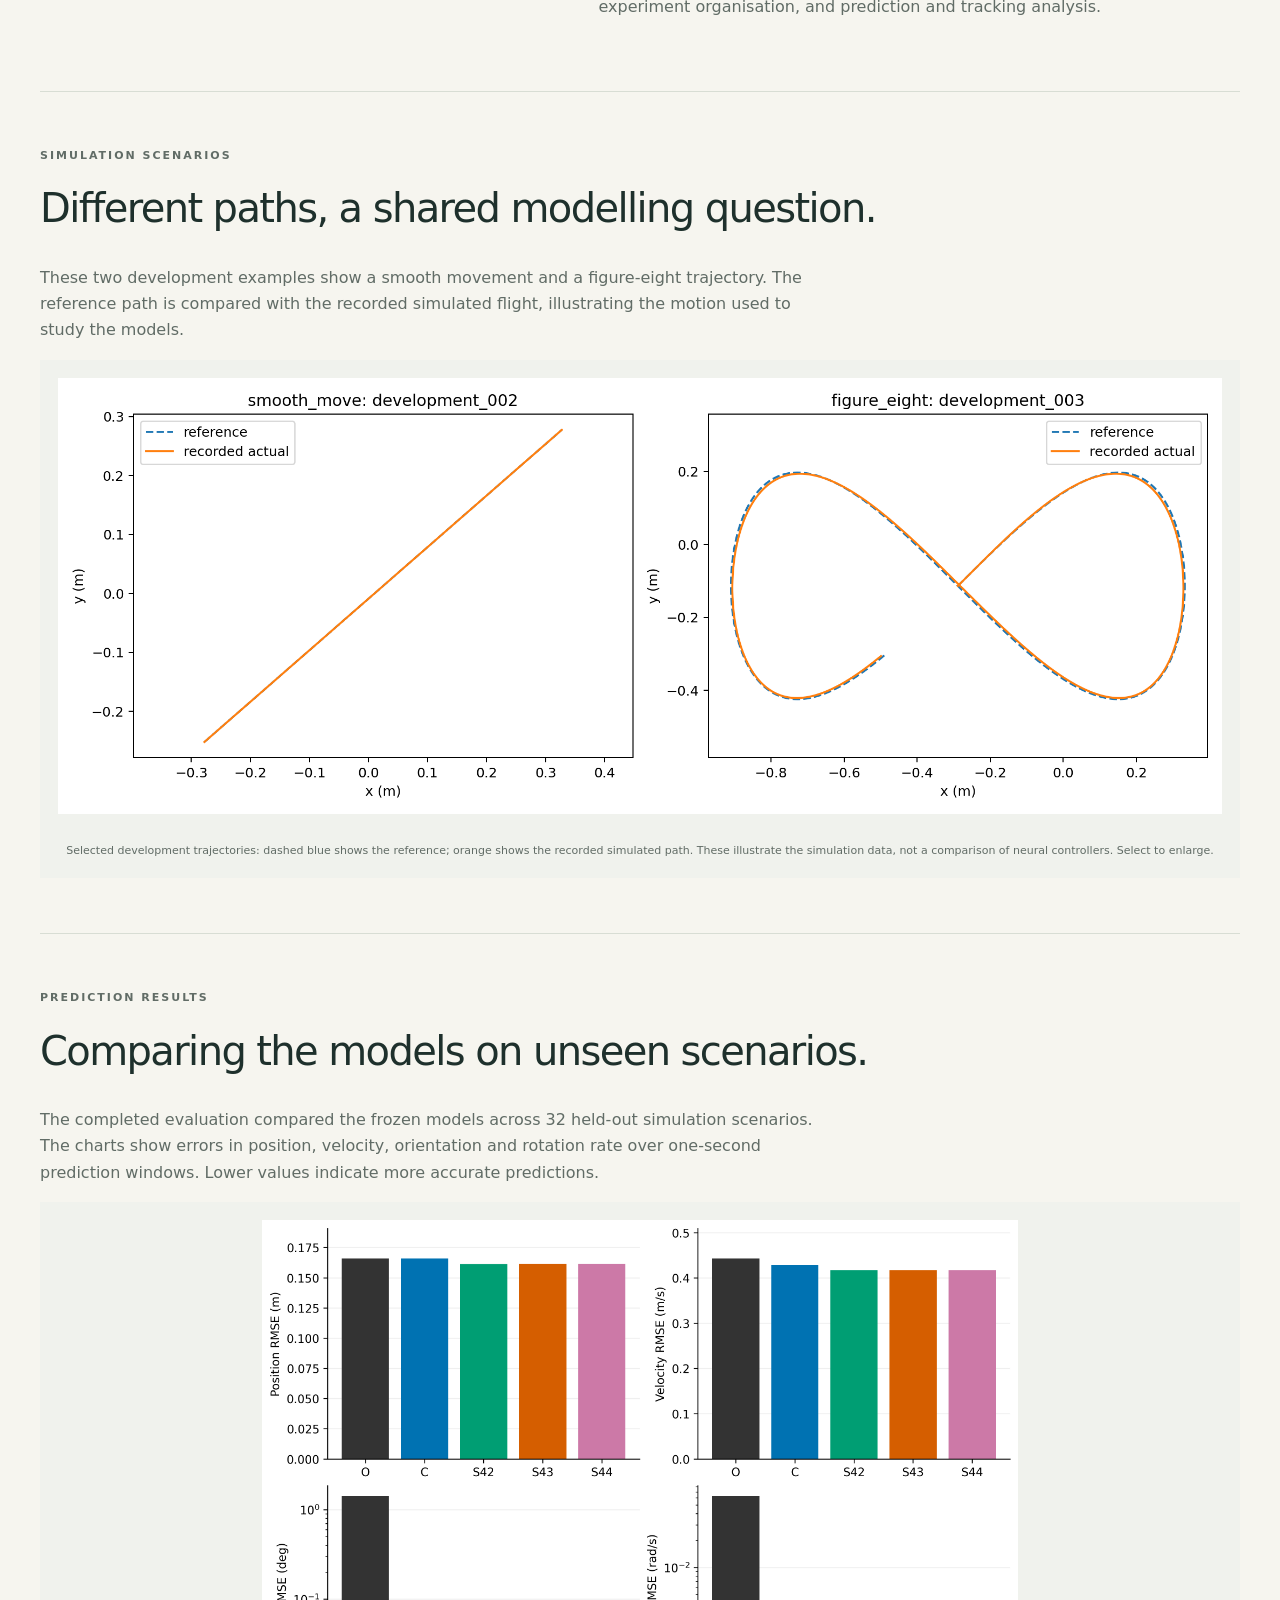
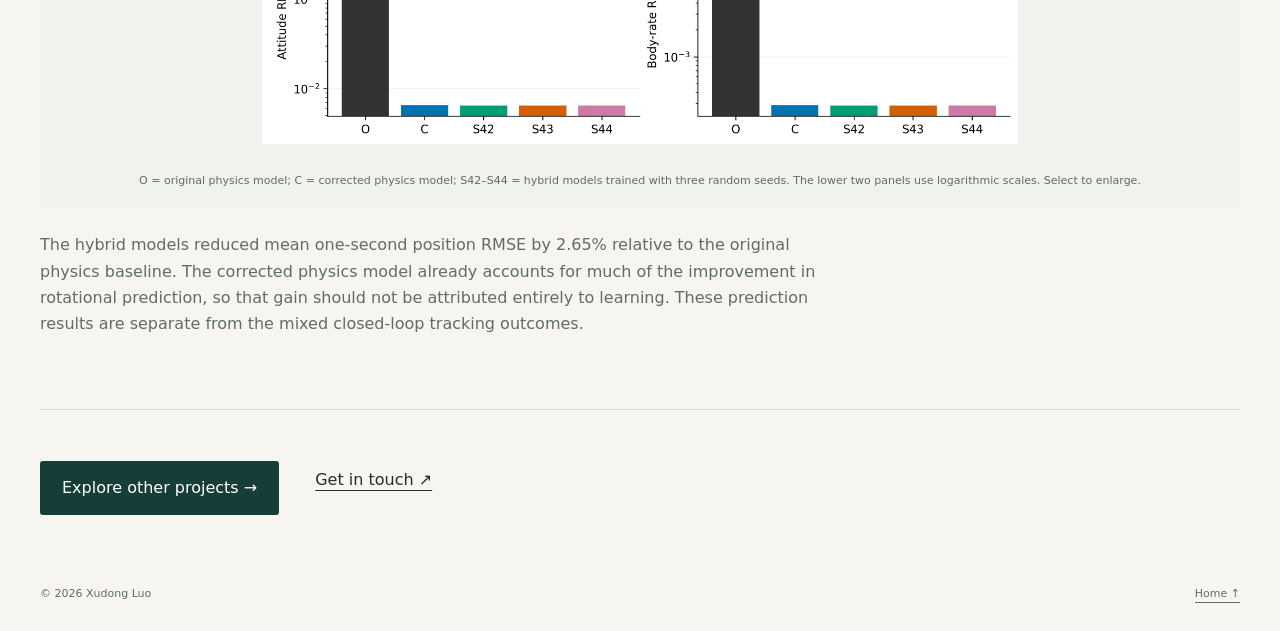
<file: projects/uav-dynamics.html>
<!doctype html><html lang="en"><head><meta charset="utf-8"><meta name="viewport" content="width=device-width,initial-scale=1"><title>Hybrid neural models for UAV dynamics · Xudong Luo</title><meta name="description" content="Combining physical quadrotor dynamics and learned residual corrections for command-driven state prediction."><link rel="canonical" href="https://billrontac-cell.github.io/projects/uav-dynamics.html"><link rel="stylesheet" href="../style.css"><script src="../script.js" defer></script></head><body><a class="skip" href="#main">Skip to content</a><header><a class="brand" href="../index.html">XL<span>Xudong Luo</span></a><nav aria-label="Main navigation"><a href="../index.html#research">Research</a><a href="../index.html#about">About</a><a href="../index.html#contact">Contact ↗</a></nav></header><main id="main" class="case"><a class="back-link" href="../index.html#research">← All projects</a><div class="case-heading"><p class="eyebrow">MSC DISSERTATION · ONGOING</p><h1>Hybrid neural models for UAV dynamics</h1><p class="intro">Combining physical quadrotor dynamics and learned residual corrections for command-driven state prediction.</p></div><figure><a class="zoom" href="../assets/dissertation_simulation.png"><img src="../assets/dissertation_simulation.png" alt="Drone simulation and prediction comparisons" loading="lazy"></a><figcaption>Simulated drone flight and model prediction visualisation.</figcaption></figure><section class="case-section split"><div><h2>Research focus</h2><p>Supervisor: Professor James Lam · The University of Hong Kong</p></div><div><p>I develop Python, PyTorch and RotorPy pipelines to study whether learned residuals can improve a physics-based UAV model. An exploratory comparison covered six neural-model variants, followed by a refined study with separate training, development and held-out scenarios.</p><h4>Findings</h4><p>Across 32 held-out simulation scenarios and three training seeds, mean one-second position RMSE decreased from 0.1659 m to 0.1615 m: a 2.65% improvement over the original physics baseline.</p><p>Closed-loop tracking outcomes were mixed. My analysis examines mass, inertia and wind variations, tracking errors and command variation to distinguish improved prediction from improved control.</p><h4>My contribution</h4><p>Simulation and model evaluation pipelines, model comparisons, reproducible experiment organisation, and prediction and tracking analysis.</p></div></section><section class="case-section"><p class="eyebrow">SIMULATION SCENARIOS</p><h2>Different paths, a shared modelling question.</h2><p class="reading-width">These two development examples show a smooth movement and a figure-eight trajectory. The reference path is compared with the recorded simulated flight, illustrating the motion used to study the models.</p><figure><a class="zoom" href="../assets/uav-example-paths.png"><img src="../assets/uav-example-paths.png" loading="lazy" alt="Reference and recorded simulated trajectories for a smooth movement and a figure-eight development example"></a><figcaption>Selected development trajectories: dashed blue shows the reference; orange shows the recorded simulated path. These illustrate the simulation data, not a comparison of neural controllers. Select to enlarge.</figcaption></figure></section>
<section class="case-section"><p class="eyebrow">PREDICTION RESULTS</p><h2>Comparing the models on unseen scenarios.</h2><p class="reading-width">The completed evaluation compared the frozen models across 32 held-out simulation scenarios. The charts show errors in position, velocity, orientation and rotation rate over one-second prediction windows. Lower values indicate more accurate predictions.</p><figure><a class="zoom" href="../assets/uav-prediction-results.png"><img src="../assets/uav-prediction-results.png" loading="lazy" alt="Four bar charts comparing position, velocity, attitude and body-rate prediction errors for two physics baselines and three hybrid models"></a><figcaption>O = original physics model; C = corrected physics model; S42–S44 = hybrid models trained with three random seeds. The lower two panels use logarithmic scales. Select to enlarge.</figcaption></figure><p class="reading-width" style="margin-top:24px">The hybrid models reduced mean one-second position RMSE by 2.65% relative to the original physics baseline. The corrected physics model already accounts for much of the improvement in rotational prediction, so that gain should not be attributed entirely to learning. These prediction results are separate from the mixed closed-loop tracking outcomes.</p></section><div class="case-end"><a class="button" href="../index.html#research">Explore other projects →</a><a href="../index.html#contact">Get in touch ↗</a></div></main><footer><span>© <span id="year">2026</span> Xudong Luo</span><a href="../index.html">Home ↑</a></footer><dialog id="image-viewer" aria-label="Enlarged project image"><button type="button" aria-label="Close enlarged image">Close ×</button><img alt=""><p></p></dialog></body></html>
</file>
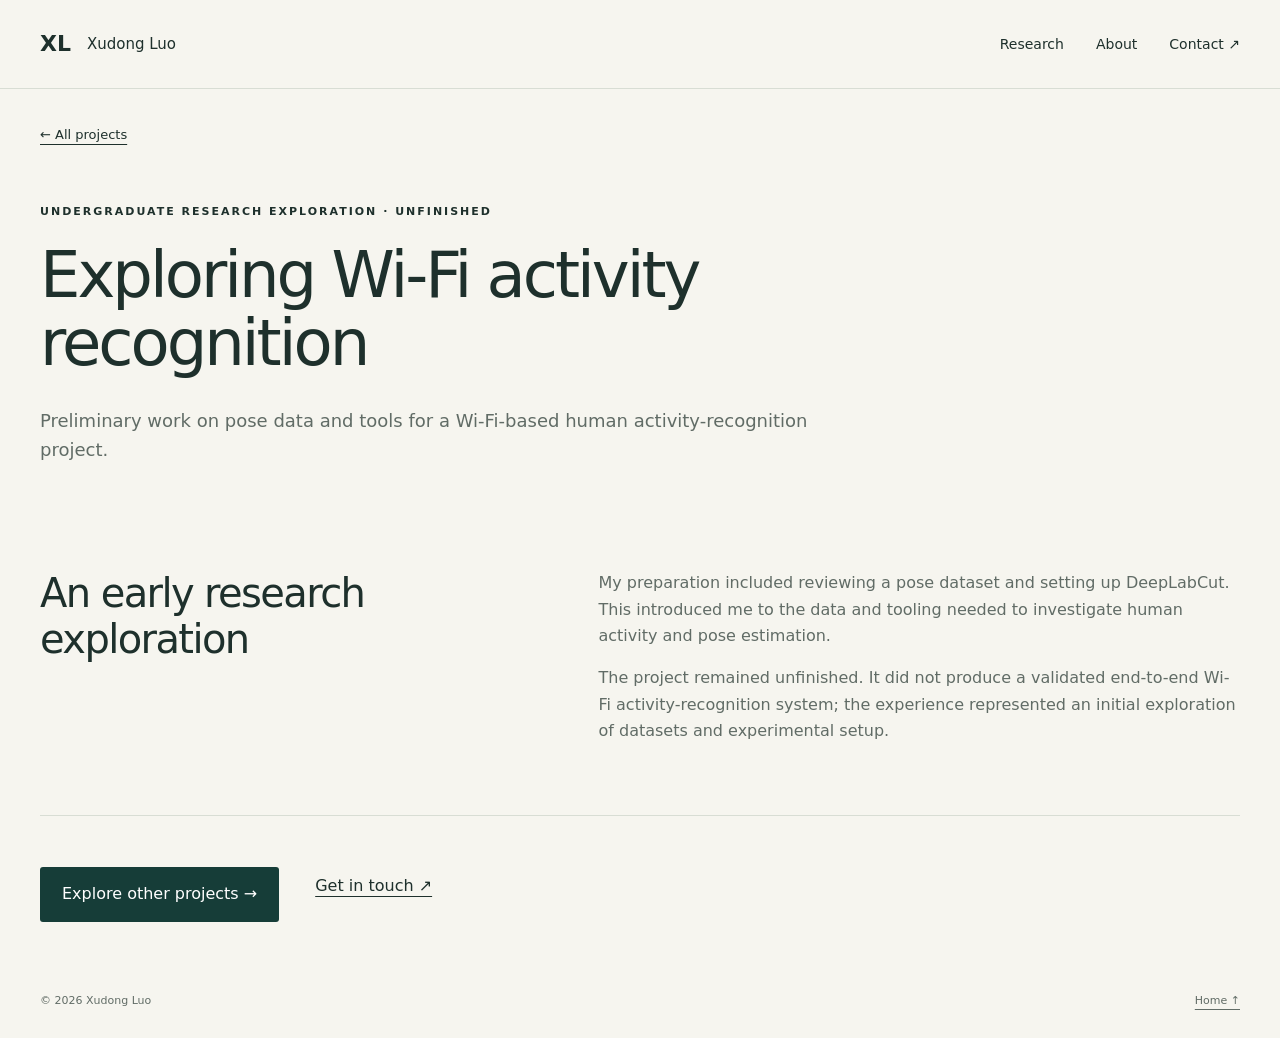
<file: projects/wifi-activity-recognition.html>
<!doctype html><html lang="en"><head><meta charset="utf-8"><meta name="viewport" content="width=device-width,initial-scale=1"><title>Exploring Wi-Fi activity recognition · Xudong Luo</title><meta name="description" content="Preliminary work on pose data and tools for a Wi-Fi-based human activity-recognition project."><link rel="canonical" href="https://billrontac-cell.github.io/projects/wifi-activity-recognition.html"><link rel="stylesheet" href="../style.css"><script src="../script.js" defer></script></head><body><a class="skip" href="#main">Skip to content</a><header><a class="brand" href="../index.html">XL<span>Xudong Luo</span></a><nav aria-label="Main navigation"><a href="../index.html#research">Research</a><a href="../index.html#about">About</a><a href="../index.html#contact">Contact ↗</a></nav></header><main id="main" class="case"><a class="back-link" href="../index.html#research">← All projects</a><div class="case-heading"><p class="eyebrow">UNDERGRADUATE RESEARCH EXPLORATION · UNFINISHED</p><h1>Exploring Wi-Fi activity recognition</h1><p class="intro">Preliminary work on pose data and tools for a Wi-Fi-based human activity-recognition project.</p></div><section class="case-section split"><h2>An early research exploration</h2><div><p>My preparation included reviewing a pose dataset and setting up DeepLabCut. This introduced me to the data and tooling needed to investigate human activity and pose estimation.</p><p>The project remained unfinished. It did not produce a validated end-to-end Wi-Fi activity-recognition system; the experience represented an initial exploration of datasets and experimental setup.</p></div></section><div class="case-end"><a class="button" href="../index.html#research">Explore other projects →</a><a href="../index.html#contact">Get in touch ↗</a></div></main><footer><span>© <span id="year">2026</span> Xudong Luo</span><a href="../index.html">Home ↑</a></footer><dialog id="image-viewer" aria-label="Enlarged project image"><button type="button" aria-label="Close enlarged image">Close ×</button><img alt=""><p></p></dialog></body></html>
</file>
<file: style.css>
:root{--paper:#f6f5ef;--ink:#1e302c;--green:#163d38;--muted:#616c66;--line:#d8ddd4;--accent:#d9ef98}*{box-sizing:border-box}html{scroll-behavior:smooth;scroll-padding-top:90px}body{margin:0;background:var(--paper);color:var(--ink);font:16px/1.65 system-ui,-apple-system,"Segoe UI",sans-serif}a{color:inherit;text-underline-offset:5px}button,a,summary{-webkit-tap-highlight-color:transparent}a:focus-visible,button:focus-visible,summary:focus-visible{outline:3px solid #b56326;outline-offset:5px}header,main,footer{max-width:1280px;margin:auto}header{display:flex;justify-content:space-between;align-items:center;padding:26px 40px;border-bottom:1px solid var(--line)}.brand{display:flex;gap:16px;align-items:center;text-decoration:none;font-size:22px;font-weight:750}.brand span{font-size:15px;font-weight:500}nav{display:flex;gap:32px;font-size:14px}nav a{text-decoration:none}.hero{padding:90px 40px 100px;display:grid;grid-template-columns:1.8fr 1fr;gap:80px;align-items:center}.eyebrow{font-size:11px;font-weight:700;letter-spacing:2px;margin:0 0 20px}h1,h2,h3,h4,p{margin-top:0}h1{font-size:clamp(40px,5vw,65px);letter-spacing:-3px;line-height:1.07;font-weight:500;margin-bottom:28px}em{font-family:Georgia,serif;font-weight:400}h2{font-size:40px;font-weight:500;line-height:1.15;letter-spacing:-1.6px}h3{font-size:28px;font-weight:500;line-height:1.22;letter-spacing:-.7px}h4{font-size:18px;font-weight:600;margin-bottom:10px}.intro{max-width:630px;color:var(--muted);font-size:18px}.button{display:inline-flex;gap:50px;align-items:center;background:var(--green);color:white;padding:14px 22px;text-decoration:none;margin-top:16px;border-radius:3px}.hero-note{background:var(--green);color:#f5f7ec;padding:30px;border-radius:3px;position:relative}.hero-note>p:not(.eyebrow){font-family:Georgia,serif;font-size:25px;line-height:1.4}.orbit{display:grid;place-items:center;border:1px solid #6c8980;border-radius:50%;width:96px;height:96px;color:var(--accent);font-size:60px;font-weight:200;margin-bottom:50px}.hero-note .eyebrow{color:var(--accent)}.note-bottom{border-top:1px solid #56756c;padding-top:20px;font-size:12px;color:#d7e1d8}.section{padding:60px 40px 80px;border-top:1px solid var(--line)}.section-heading{display:flex;justify-content:space-between;align-items:end;gap:40px;margin-bottom:30px}.section-heading h2{margin-bottom:0}.section-heading>p{max-width:320px;color:var(--muted);margin-bottom:0}.project{background:#fff;border:1px solid var(--line);border-radius:5px;overflow:hidden}.featured{display:grid;grid-template-columns:1fr 1.15fr;margin-bottom:26px}.project-copy{padding:32px}.project p{color:var(--muted)}.project .eyebrow{font-size:10px;color:var(--green)}.role{font-size:13px}.tags{display:flex;flex-wrap:wrap;gap:7px}.tags span{font-size:11px;border:1px solid var(--line);border-radius:30px;padding:4px 12px}.result{border-top:1px solid var(--line);margin-top:26px;padding-top:22px;display:flex;gap:18px;align-items:center}.result strong{font:38px Georgia,serif;color:var(--green)}.result span{font-size:11px;color:var(--muted)}figure{margin:0;background:#f0f2ed;display:flex;flex-direction:column;justify-content:center;min-width:0}figure img{display:block;width:100%;height:280px;object-fit:contain;padding:18px}.featured figure img{height:340px}figcaption{font-size:11px;color:var(--muted);padding:10px 20px 18px;text-align:center}.zoom{display:block;cursor:zoom-in}.zoom:hover{background:#e8ede4}details{border-top:1px solid var(--line);margin-top:24px;padding-top:16px}summary{display:flex;justify-content:space-between;gap:20px;cursor:pointer;font-size:13px;font-weight:600;list-style:none}summary::-webkit-details-marker{display:none}details[open] summary{margin-bottom:18px}details[open] summary span{transform:rotate(45deg)}.featured>details{grid-column:1/-1;padding:20px 32px;margin:0}.detail-grid{display:grid;grid-template-columns:1fr 1fr;gap:36px;font-size:14px}.project-grid{display:grid;grid-template-columns:1fr 1fr;gap:26px}.project-grid details img{width:100%;height:auto}.minor-heading{margin-top:52px;font-size:22px}.support-grid{display:grid;grid-template-columns:repeat(3,1fr);gap:32px}.support-grid article{border-top:1px solid var(--line);padding-top:20px}.index{font:italic 24px Georgia,serif;color:#657868;display:block;margin-bottom:20px}.support-grid p{font-size:14px;color:var(--muted)}.small-label{font-size:11px;color:var(--muted)}.about{display:grid;grid-template-columns:1.1fr 1fr;gap:100px}.about p{color:var(--muted)}.timeline{border-left:1px solid var(--line);padding-left:30px}.timeline article{margin-bottom:28px}.timeline span{font-size:10px;letter-spacing:1px;color:var(--muted)}.timeline h4{margin-top:8px;margin-bottom:4px}.timeline p{font-size:14px;margin-bottom:8px}.contact{background:var(--green);padding:65px 60px;color:#f5f7ec;margin:0 40px 60px;border-radius:4px}.contact .eyebrow{color:var(--accent)}.contact h2{font-size:52px}.contact>p:not(.eyebrow){max-width:510px;color:#d7e1d8}.contact-email{font-size:22px;overflow-wrap:anywhere}.contact-links{display:flex;gap:30px;margin-top:28px;font-size:14px}footer{display:flex;justify-content:space-between;gap:20px;padding:0 40px 28px;font-size:11px;color:var(--muted)}.skip{position:absolute;left:10px;top:-100px;background:white;padding:10px;z-index:10}.skip:focus{top:10px}dialog{width:min(1200px,95vw);max-height:95vh;border:0;border-radius:6px;padding:20px;background:var(--paper)}dialog::backdrop{background:#081c19de}dialog button{display:block;margin:0 0 15px auto;padding:10px 18px;background:var(--green);color:white;border:0;border-radius:3px;cursor:pointer}dialog img{display:block;max-width:100%;max-height:75vh;object-fit:contain;margin:auto}dialog p{text-align:center;font-size:13px;margin:15px 0 0}@media(max-width:850px){.hero{gap:35px;padding-top:60px}.hero-note{padding:22px}.hero-note>p:not(.eyebrow){font-size:21px}.featured{grid-template-columns:1fr}.featured figure{grid-row:2}.about{gap:40px}.support-grid{gap:20px}}@media(max-width:600px){header{padding:20px}.brand span{display:none}nav{gap:20px}.hero{padding:50px 20px;grid-template-columns:1fr;gap:30px}h1{letter-spacing:-1.5px}.hero-note{display:none}.section{padding:40px 20px}.section-heading{display:block}.section-heading>p{margin-top:18px}.project-grid,.support-grid,.about,.detail-grid{grid-template-columns:1fr}.project-copy{padding:24px}.featured>details{padding:20px 24px}.featured figure img{height:240px}figure img{height:220px}.support-grid{gap:30px}.about{gap:30px}h2{font-size:32px}.contact{margin:0 20px 40px;padding:35px 24px}.contact h2{font-size:40px}.contact-email{font-size:18px}footer{padding:0 20px 24px;flex-wrap:wrap}footer>span:nth-child(2){display:none}}@media(prefers-reduced-motion:reduce){html{scroll-behavior:auto}}

.project-title-link{text-decoration:none}.project-title-link:hover{text-decoration:underline}.project-page-link{display:inline-block;color:var(--green);font-size:13px;font-weight:600;margin:0 0 20px}.case{padding:32px 40px 70px}.back-link{font-size:13px}.case-heading{padding:55px 0 32px;max-width:950px}.case-heading h1{font-size:clamp(38px,5vw,64px)}.case-heading .intro{max-width:800px}.case-facts{display:grid;grid-template-columns:repeat(3,1fr);gap:25px;padding:24px 0 32px;border-top:1px solid var(--line)}.case-facts span{display:block;font-size:10px;letter-spacing:1.5px;color:var(--muted);margin-bottom:8px}.case-facts strong{font-size:14px;font-weight:500}.case>figure img,.case-section>figure img{height:auto;max-height:560px}.case-section{padding:55px 0;border-bottom:1px solid var(--line)}.split{display:grid;grid-template-columns:1fr 1.3fr;gap:65px}.case-section p{color:var(--muted)}.reading-width{max-width:800px}.mission{padding:24px;list-style:none;display:grid;grid-template-columns:repeat(4,1fr);gap:24px;background:var(--green);color:white;border-radius:4px}.mission span{display:block;font:italic 28px Georgia,serif;color:var(--accent);margin-bottom:16px}.mission strong{font-size:17px}.mission p{font-size:13px;color:#d7e1d8;margin:8px 0}.case-gallery{display:grid;grid-template-columns:1fr 1.6fr;gap:24px;margin-top:28px}.case-gallery img{height:360px}.case-end{display:flex;gap:36px;align-items:center;margin-top:35px}.architecture{margin-top:30px}@media(max-width:700px){.case{padding:24px 20px 50px}.case-heading{padding:38px 0 20px}.case-facts,.split,.case-gallery{grid-template-columns:1fr;gap:22px}.mission{grid-template-columns:1fr 1fr}.case-section{padding:38px 0}.case-gallery img{height:auto;max-height:340px}.case-end{align-items:start;flex-direction:column;gap:20px}}
</file>
